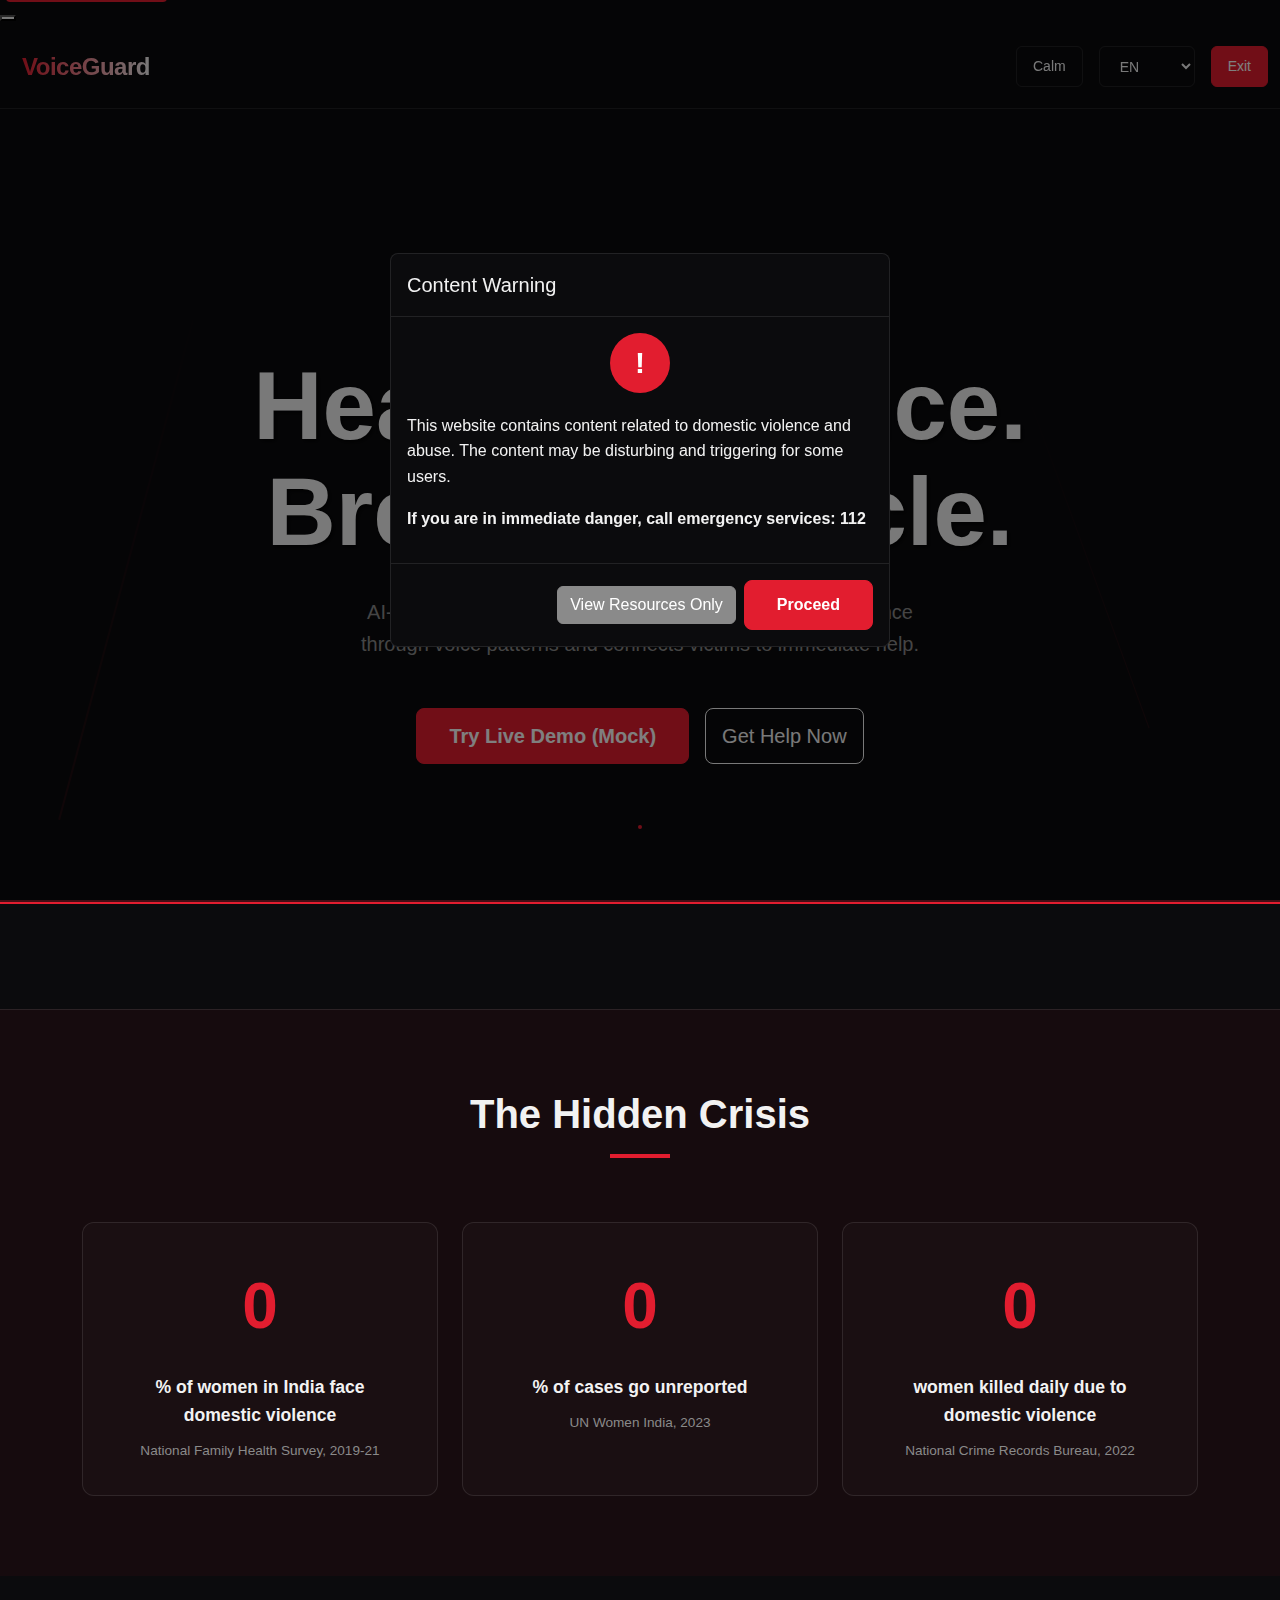
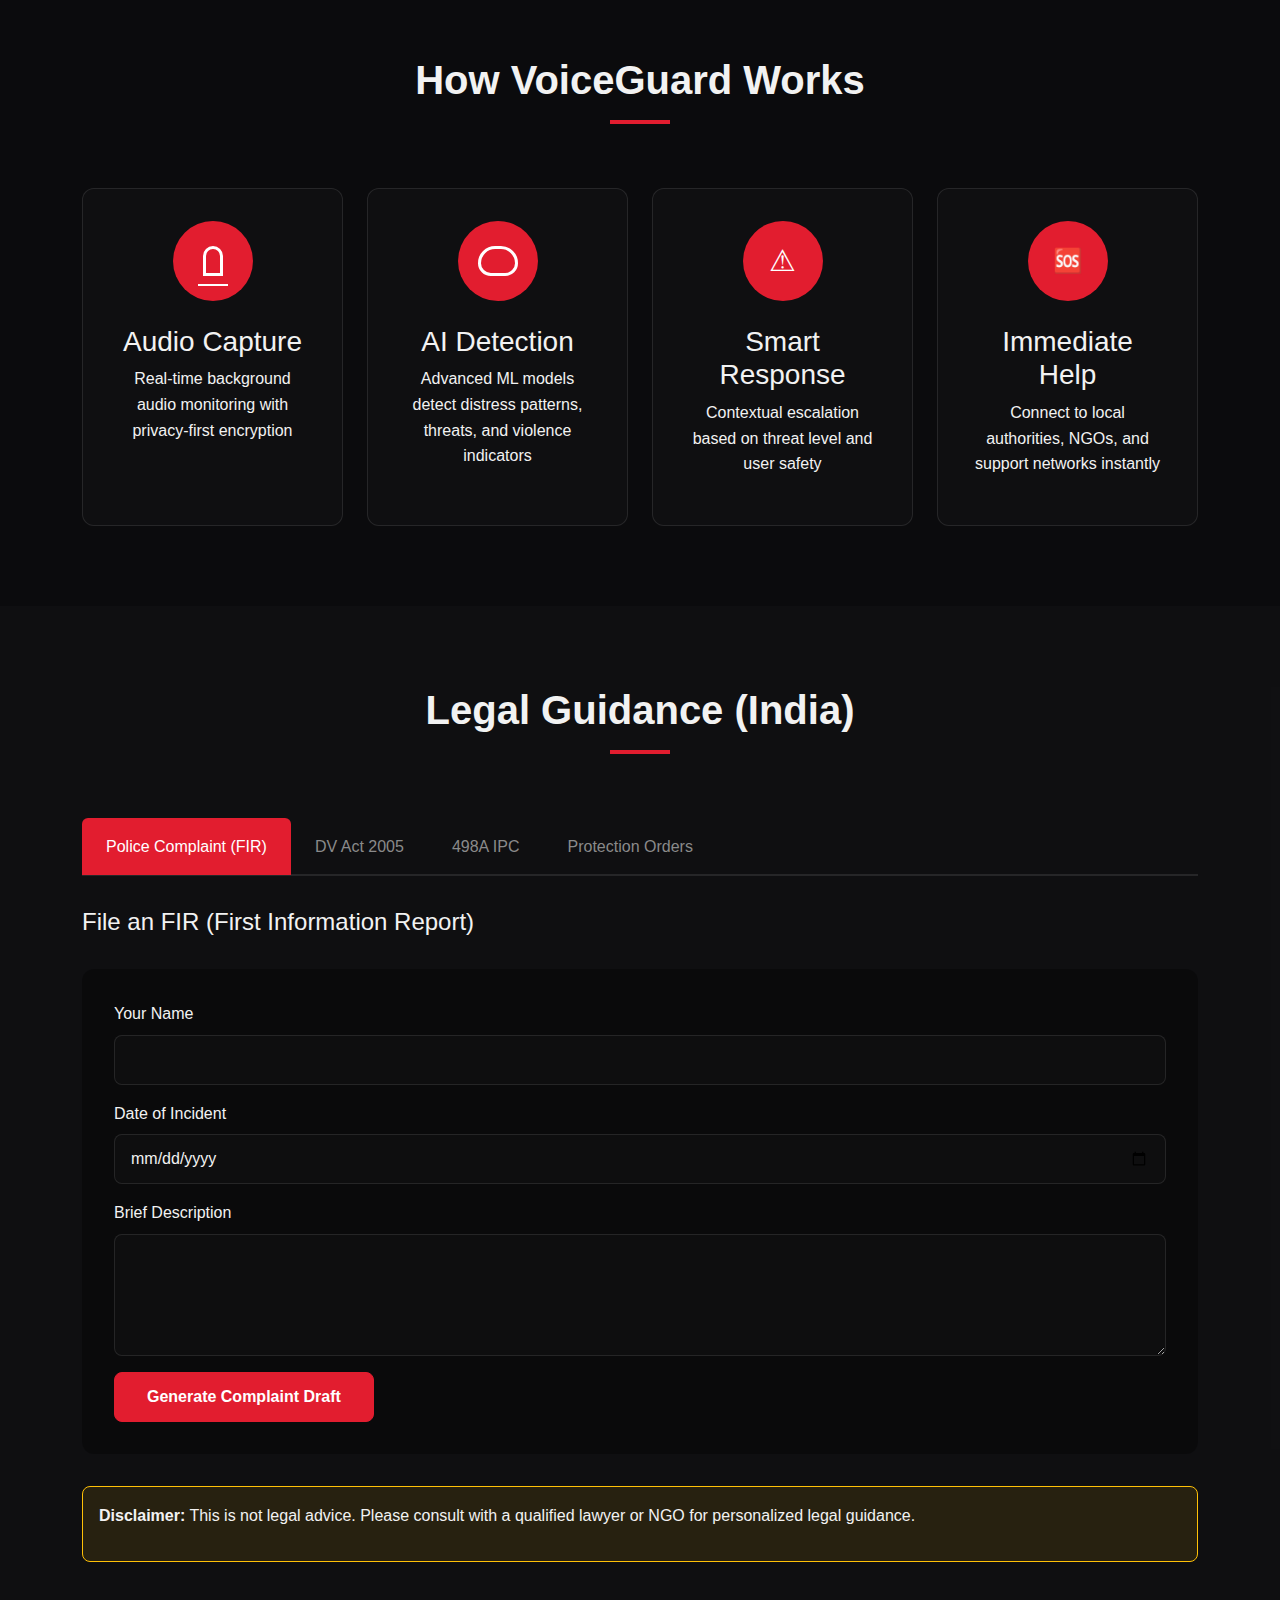
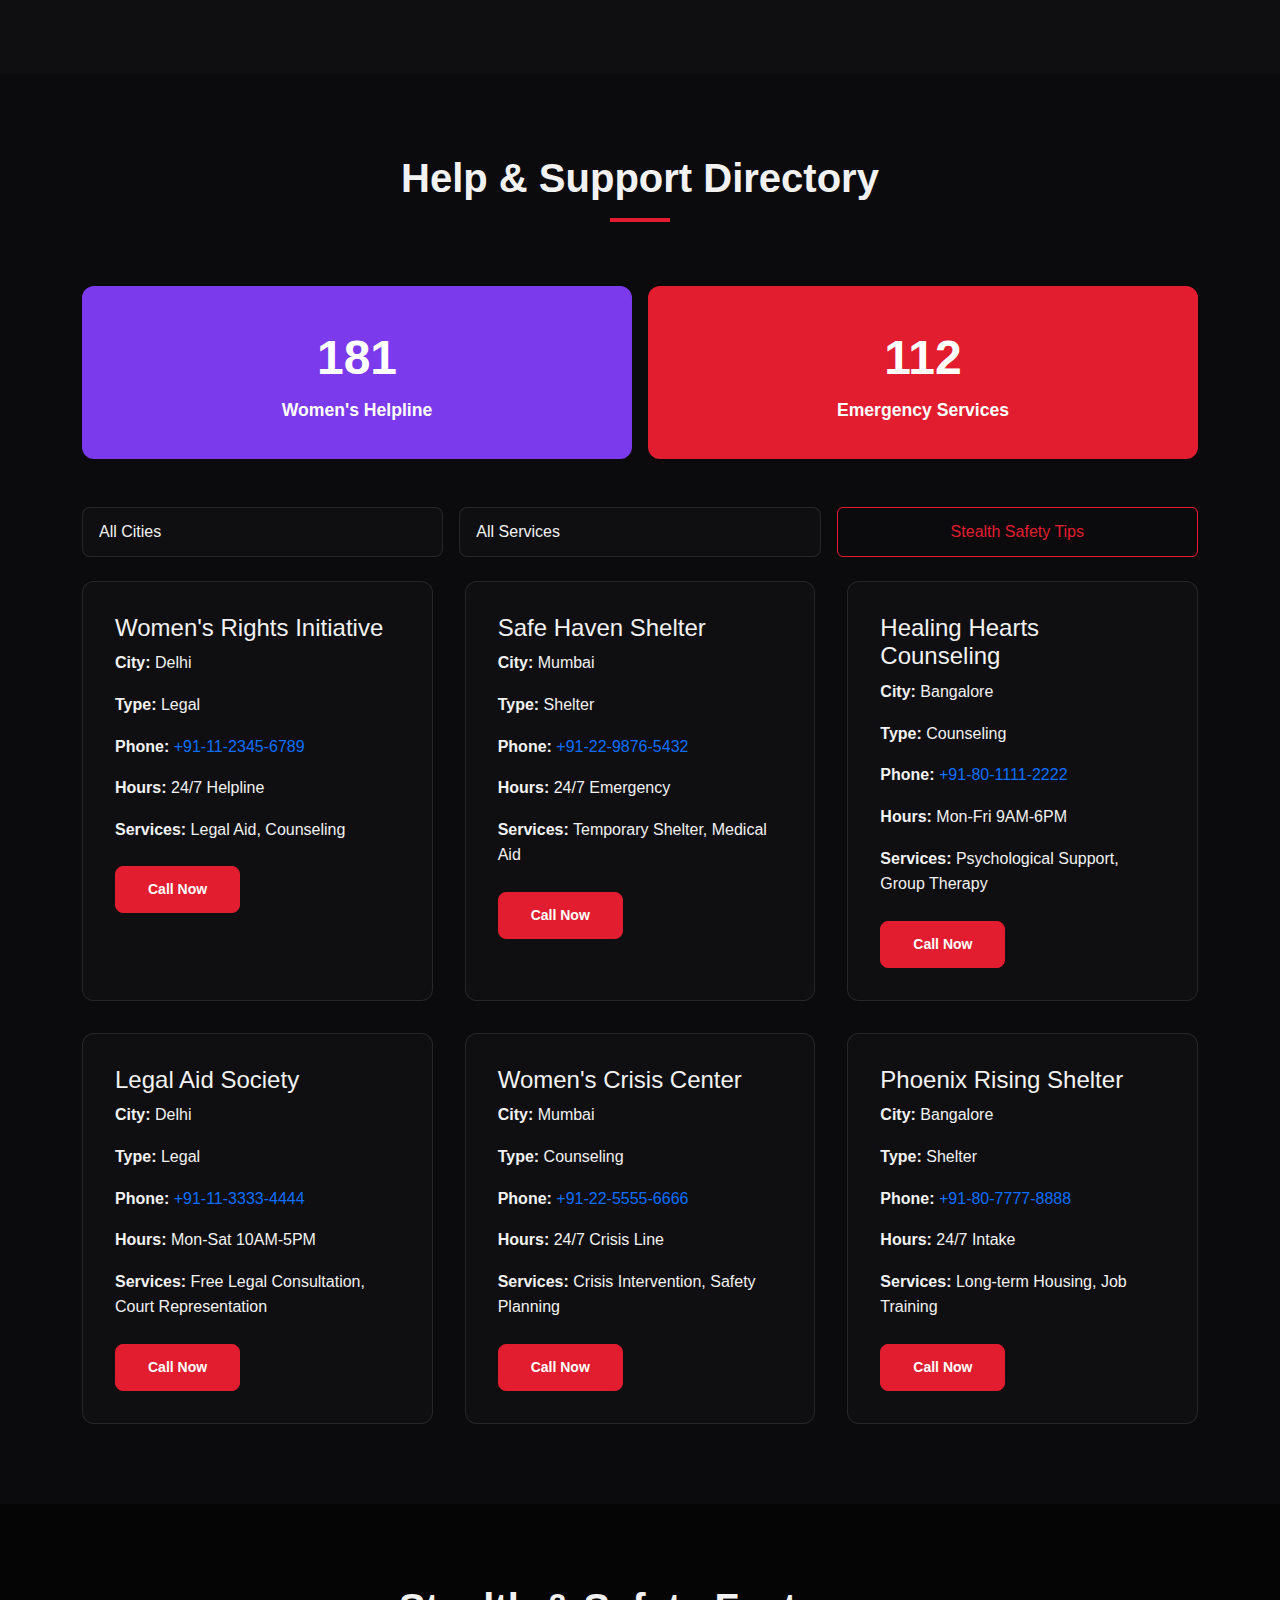
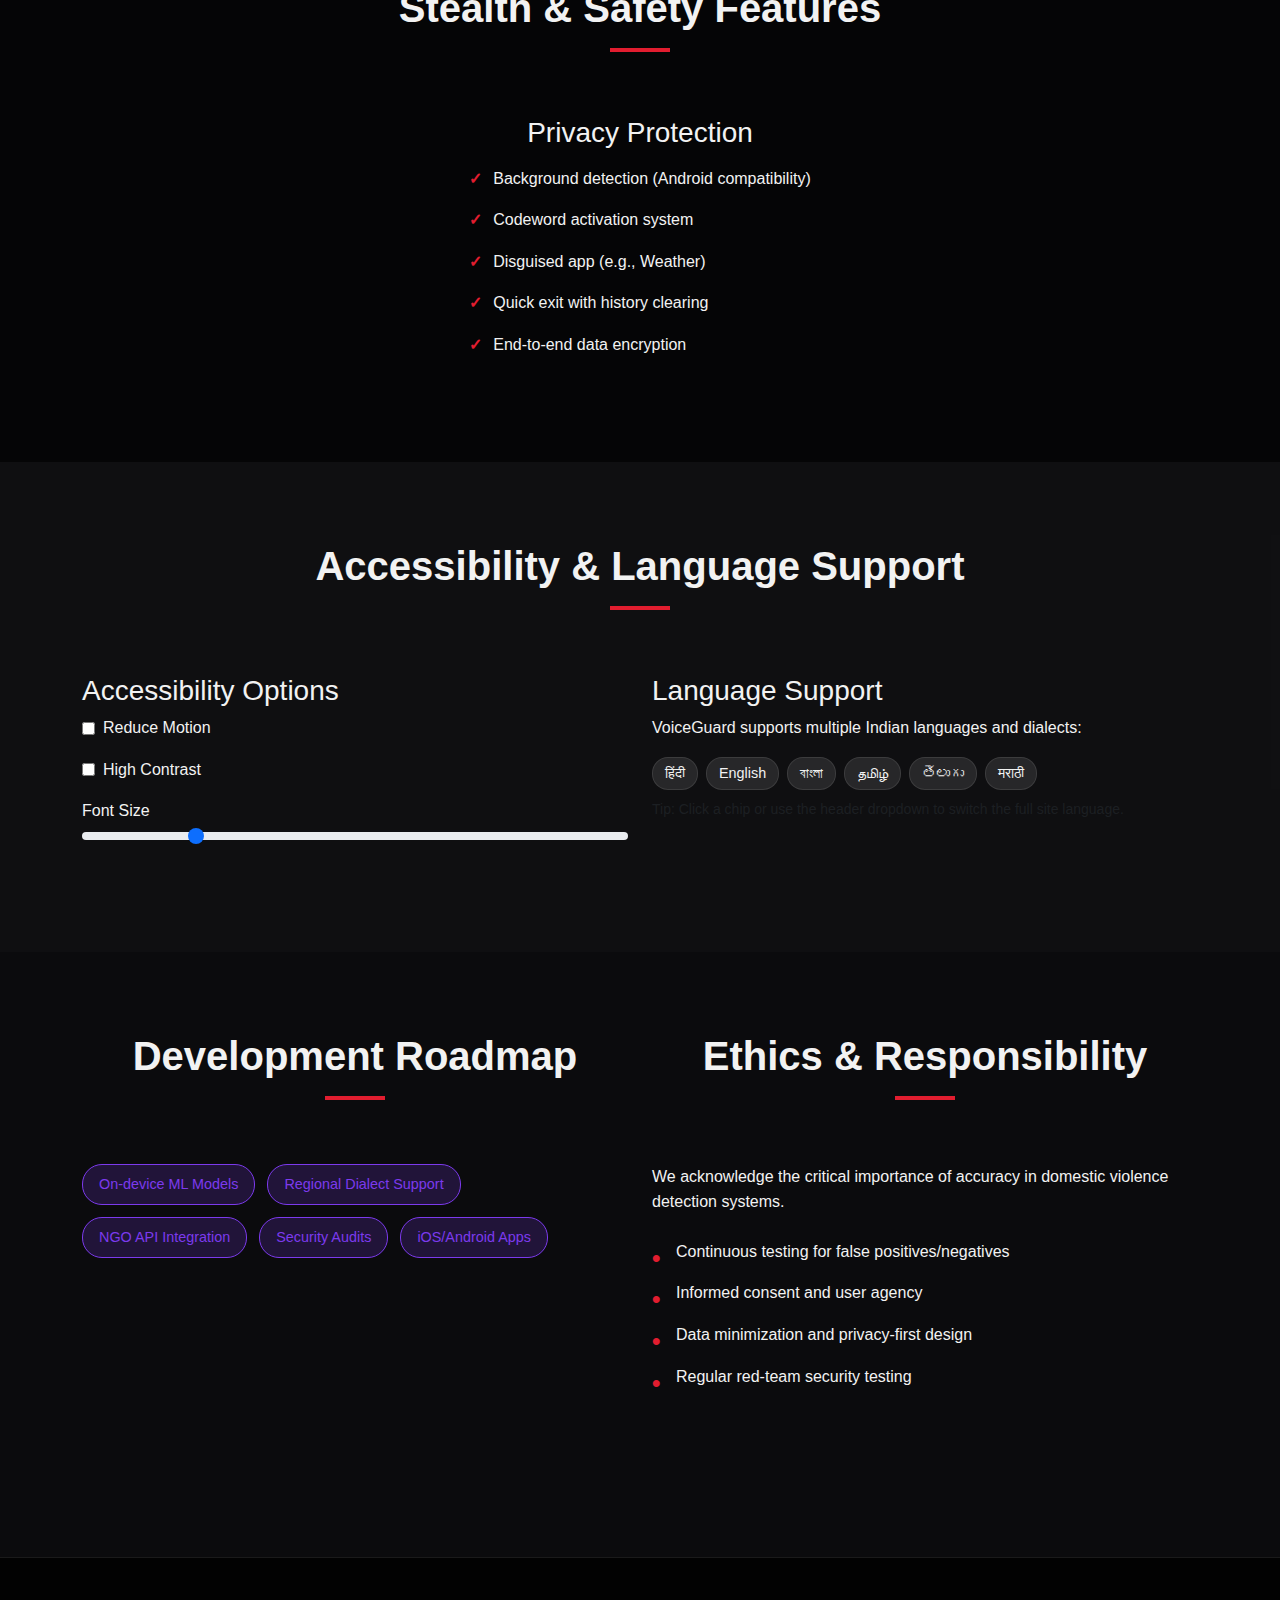
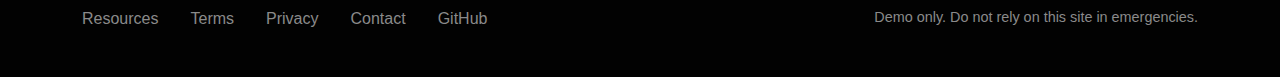
<file: frontend/index.html>
<!DOCTYPE html>
<html lang="en">
<head>
    <meta charset="UTF-8" />
    <meta name="viewport" content="width=device-width, initial-scale=1.0" />
    <title>VoiceGuard - AI-Powered Domestic Violence Detection</title>
    <meta name="description" content="VoiceGuard uses AI to detect domestic violence through audio analysis and provide immediate assistance" />
    <link href="https://cdn.jsdelivr.net/npm/bootstrap@5.3.0/dist/css/bootstrap.min.css" rel="stylesheet" />
    <link rel="stylesheet" href="styles.css" />
</head>
<body>
    <!-- Skip to content -->
    <a href="#main-content" class="skip-link">Skip to main content</a>

    <!-- Quick Exit Button (Hidden initially) -->
    <button id="quick-exit" class="quick-exit-btn" aria-label="Quick Exit - Press Escape" title="Quick Exit (Esc)">
        <span class="exit-icon"></span>
    </button>

    <!-- Header -->
    <header class="sticky-top">
        <nav class="navbar navbar-expand-lg" role="navigation">
            <div class="container-fluid">
                <!-- Logo -->
                <a class="navbar-brand" href="#" aria-label="VoiceGuard Home">
                    <svg class="logo-svg" viewBox="0 0 200 40" aria-hidden="true">
                        <defs>
                            <linearGradient id="logoGrad" x1="0%" y1="0%" x2="100%" y2="0%">
                                <stop offset="0%" style="stop-color:var(--accent);stop-opacity:1" />
                                <stop offset="100%" style="stop-color:var(--fg);stop-opacity:1" />
                            </linearGradient>
                        </defs>
                        <text x="10" y="28" class="logo-text" fill="url(#logoGrad)">VoiceGuard</text>
                    </svg>
                </a>

                <!-- Controls -->
                <div class="navbar-nav ms-auto d-flex flex-row gap-3">
                    <button id="mode-toggle" class="nav-btn" aria-label="Toggle between Impact and Calm mode">
                        <span id="mode-text">Calm</span>
                    </button>
                    <select id="language-select" class="nav-select" aria-label="Select language">
                        <option value="en">EN</option>
                        <option value="hi">हिं</option>
                        <option value="bn">বাংলা</option>
                        <option value="ta">தமிழ்</option>
                        <option value="te">తెలుగు</option>
                        <option value="mr">मराठी</option>
                    </select>
                    <button id="header-exit" class="nav-btn exit-btn" aria-label="Quick Exit">Exit</button>
                </div>
            </div>
        </nav>
    </header>

    <!-- Content Warning Modal -->
    <div id="content-warning-modal" class="modal fade" tabindex="-1" role="dialog" aria-labelledby="warning-title" aria-hidden="true">
        <div class="modal-dialog modal-dialog-centered" role="document">
            <div class="modal-content warning-modal">
                <div class="modal-header">
                    <h5 class="modal-title" id="warning-title" data-i18n="warning_title">Content Warning</h5>
                </div>
                <div class="modal-body">
                    <div class="warning-icon"></div>
                    <p data-i18n="warning_text">This website contains content related to domestic violence and abuse. The content may be disturbing and triggering for some users.</p>
                    <p><strong data-i18n="warning_emergency">If you are in immediate danger, call emergency services: 112</strong></p>
                </div>
                <div class="modal-footer">
                    <button type="button" class="btn btn-secondary" id="resources-only" data-i18n="resources_only">View Resources Only</button>
                    <button type="button" class="btn btn-primary" id="proceed-btn" data-i18n="proceed">Proceed</button>
                </div>
            </div>
        </div>
    </div>

    <main id="main-content">
        <!-- Hero Section -->
        <section id="hero" class="hero-section">
            <div class="container">
                <div class="row justify-content-center">
                    <div class="col-lg-10 text-center">
                        <h1 class="hero-title" data-i18n="hero_title">Hear the Silence. Break the Cycle.</h1>
                        <p class="hero-subtitle" data-i18n="hero_subtitle">AI-powered detection system that identifies domestic violence through voice patterns and connects victims to immediate help.</p>

                        <div class="hero-cta">
                            <button class="btn btn-primary btn-lg cta-demo" id="try-demo" data-i18n="try_demo">Try Live Demo (Mock)</button>
                            <button class="btn btn-outline-light btn-lg cta-help" data-i18n="get_help">Get Help Now</button>
                        </div>
                    </div>
                </div>
            </div>
            <div class="fracture-overlay"></div>
            <div class="heartbeat-glow"></div>
        </section>

        <!-- Problem & Stats -->
        <section id="problem" class="stats-section">
            <div class="container">
                <h2 class="section-title" data-i18n="stats_title">The Hidden Crisis</h2>
                <div class="row g-4">
                    <div class="col-md-4">
                        <div class="stat-card">
                            <div class="stat-number" data-count="31">0</div>
                            <p class="stat-label" data-i18n="stat1">% of women in India face domestic violence</p>
                            <small class="stat-source">National Family Health Survey, 2019-21</small>
                        </div>
                    </div>
                    <div class="col-md-4">
                        <div class="stat-card">
                            <div class="stat-number" data-count="86">0</div>
                            <p class="stat-label" data-i18n="stat2">% of cases go unreported</p>
                            <small class="stat-source">UN Women India, 2023</small>
                        </div>
                    </div>
                    <div class="col-md-4">
                        <div class="stat-card">
                            <div class="stat-number" data-count="19">0</div>
                            <p class="stat-label" data-i18n="stat3">women killed daily due to domestic violence</p>
                            <small class="stat-source">National Crime Records Bureau, 2022</small>
                        </div>
                    </div>
                </div>
            </div>
        </section>

        <!-- How It Works -->
        <section id="how" class="how-section">
            <div class="container">
                <h2 class="section-title" data-i18n="how_title">How VoiceGuard Works</h2>
                <div class="pipeline-container">
                    <div class="row g-4">
                        <div class="col-lg-3 col-md-6">
                            <div class="step-card">
                                <div class="step-icon mic-icon"></div>
                                <h3 data-i18n="step1_title">Audio Capture</h3>
                                <p data-i18n="step1_desc">Real-time background audio monitoring with privacy-first encryption</p>
                            </div>
                        </div>
                        <div class="col-lg-3 col-md-6">
                            <div class="step-card">
                                <div class="step-icon brain-icon"></div>
                                <h3 data-i18n="step2_title">AI Detection</h3>
                                <p data-i18n="step2_desc">Advanced ML models detect distress patterns, threats, and violence indicators</p>
                            </div>
                        </div>
                        <div class="col-lg-3 col-md-6">
                            <div class="step-card">
                                <div class="step-icon alert-icon"></div>
                                <h3 data-i18n="step3_title">Smart Response</h3>
                                <p data-i18n="step3_desc">Contextual escalation based on threat level and user safety</p>
                            </div>
                        </div>
                        <div class="col-lg-3 col-md-6">
                            <div class="step-card">
                                <div class="step-icon help-icon"></div>
                                <h3 data-i18n="step4_title">Immediate Help</h3>
                                <p data-i18n="step4_desc">Connect to local authorities, NGOs, and support networks instantly</p>
                            </div>
                        </div>
                    </div>

                </div>
            </div>
        </section>

        <!-- Legal Guidance -->
        <section id="legal" class="legal-section">
            <div class="container">
                <h2 class="section-title" data-i18n="legal_title">Legal Guidance (India)</h2>
                <div class="legal-tabs">
                    <ul class="nav nav-tabs" role="tablist">
                        <li class="nav-item" role="presentation">
                            <button class="nav-link active" data-bs-toggle="tab" data-bs-target="#fir-tab" role="tab" data-i18n="fir_tab">Police Complaint (FIR)</button>
                        </li>
                        <li class="nav-item" role="presentation">
                            <button class="nav-link" data-bs-toggle="tab" data-bs-target="#dv-act-tab" role="tab" data-i18n="dv_act_tab">DV Act 2005</button>
                        </li>
                        <li class="nav-item" role="presentation">
                            <button class="nav-link" data-bs-toggle="tab" data-bs-target="#ipc-tab" role="tab" data-i18n="ipc_tab">498A IPC</button>
                        </li>
                        <li class="nav-item" role="presentation">
                            <button class="nav-link" data-bs-toggle="tab" data-bs-target="#protection-tab" role="tab" data-i18n="protection_tab">Protection Orders</button>
                        </li>
                    </ul>
                    <div class="tab-content">
                        <div class="tab-pane fade show active" id="fir-tab" role="tabpanel">
                            <div class="legal-content">
                                <h4 data-i18n="fir_title">File an FIR (First Information Report)</h4>
                                <div class="complaint-generator">
                                    <form id="complaint-form">
                                        <div class="mb-3">
                                            <label for="complainant-name" class="form-label" data-i18n="name_label">Your Name</label>
                                            <input type="text" class="form-control" id="complainant-name" required />
                                        </div>
                                        <div class="mb-3">
                                            <label for="incident-date" class="form-label" data-i18n="date_label">Date of Incident</label>
                                            <input type="date" class="form-control" id="incident-date" required />
                                        </div>
                                        <div class="mb-3">
                                            <label for="incident-desc" class="form-label" data-i18n="description_label">Brief Description</label>
                                            <textarea class="form-control" id="incident-desc" rows="4" required></textarea>
                                        </div>
                                        <button type="submit" class="btn btn-primary" data-i18n="generate_complaint">Generate Complaint Draft</button>
                                    </form>
                                    <div id="generated-complaint" class="mt-4 d-none">
                                        <h5 data-i18n="complaint_draft">Complaint Draft</h5>
                                        <textarea id="complaint-text" class="form-control" rows="10" readonly></textarea>
                                        <button class="btn btn-secondary mt-2" id="copy-complaint" data-i18n="copy_text">Copy Text</button>
                                    </div>
                                </div>
                                <div class="legal-disclaimer">
                                    <p><strong data-i18n="legal_disclaimer">Disclaimer:</strong> <span data-i18n="disclaimer_text">This is not legal advice. Please consult with a qualified lawyer or NGO for personalized legal guidance.</span></p>
                                </div>
                            </div>
                        </div>
                        <div class="tab-pane fade" id="dv-act-tab" role="tabpanel">
                            <div class="legal-content">
                                <h4 data-i18n="dv_act_title">Domestic Violence Act, 2005</h4>
                                <p data-i18n="dv_act_desc">The Protection of Women from Domestic Violence Act, 2005 provides civil remedies for domestic violence survivors.</p>
                                <ul>
                                    <li data-i18n="dv_act_point1">Protection orders to prevent further violence</li>
                                    <li data-i18n="dv_act_point2">Residence orders for shared household rights</li>
                                    <li data-i18n="dv_act_point3">Monetary relief for maintenance and compensation</li>
                                    <li data-i18n="dv_act_point4">Custody orders for children</li>
                                </ul>
                            </div>
                        </div>
                        <div class="tab-pane fade" id="ipc-tab" role="tabpanel">
                            <div class="legal-content">
                                <h4 data-i18n="ipc_title">Section 498A IPC</h4>
                                <p data-i18n="ipc_desc">Cruelty by husband or relatives of husband - imprisonment up to 3 years and fine.</p>
                            </div>
                        </div>
                        <div class="tab-pane fade" id="protection-tab" role="tabpanel">
                            <div class="legal-content">
                                <h4 data-i18n="protection_title">Protection Orders</h4>
                                <p data-i18n="protection_desc">Court orders that legally require the abuser to stop the abusive behavior.</p>
                            </div>
                        </div>
                    </div>
                </div>
            </div>
        </section>

        <!-- NGO & Helplines -->
        <section id="ngos" class="ngos-section">
            <div class="container">
                <h2 class="section-title" data-i18n="ngos_title">Help & Support Directory</h2>

                <div class="emergency-numbers">
                    <div class="row g-3 mb-4">
                        <div class="col-md-6">
                            <a href="tel:181" class="emergency-btn women-helpline">
                                <span class="emergency-number">181</span>
                                <span class="emergency-label" data-i18n="womens_helpline">Women's Helpline</span>
                            </a>
                        </div>
                        <div class="col-md-6">
                            <a href="tel:112" class="emergency-btn emergency-services">
                                <span class="emergency-number">112</span>
                                <span class="emergency-label" data-i18n="emergency_services">Emergency Services</span>
                            </a>
                        </div>
                    </div>
                </div>

                <div class="filters-row">
                    <div class="row g-3 mb-4">
                        <div class="col-md-4">
                            <select class="form-select" id="city-filter" aria-label="Filter by city">
                                <option value="all" data-i18n="all_cities">All Cities</option>
                                <option value="delhi">Delhi</option>
                                <option value="mumbai">Mumbai</option>
                                <option value="bangalore">Bangalore</option>
                            </select>
                        </div>
                        <div class="col-md-4">
                            <select class="form-select" id="type-filter" aria-label="Filter by service type">
                                <option value="all" data-i18n="all_types">All Services</option>
                                <option value="legal" data-i18n="legal">Legal Aid</option>
                                <option value="shelter" data-i18n="shelter">Shelter</option>
                                <option value="counseling" data-i18n="counseling">Counseling</option>
                            </select>
                        </div>
                        <div class="col-md-4 d-grid">
                            <!-- Add HTML fallback so it works even if JS fails -->
                            <button class="btn btn-outline-primary" id="stealth-tips" data-i18n="stealth_tips"
                                data-bs-toggle="modal" data-bs-target="#stealth-modal">Stealth Safety Tips</button>
                        </div>
                    </div>
                </div>

                <div id="ngo-directory" class="ngo-grid">
                    <!-- NGO cards will be populated by JavaScript -->
                </div>

                <!-- Stealth Tips Modal -->
                <div id="stealth-modal" class="modal fade" tabindex="-1" aria-hidden="true">
                    <div class="modal-dialog">
                        <div class="modal-content">
                            <div class="modal-header">
                                <h5 class="modal-title" data-i18n="stealth_title">Stealth Safety Tips</h5>
                                <button type="button" class="btn-close" data-bs-dismiss="modal" aria-label="Close"></button>
                            </div>
                            <div class="modal-body">
                                <ul>
                                    <li data-i18n="stealth_tip1">Use incognito/private browsing mode</li>
                                    <li data-i18n="stealth_tip2">Clear browser history and call logs regularly</li>
                                    <li data-i18n="stealth_tip3">Use public computers when possible</li>
                                    <li data-i18n="stealth_tip4">Create code words with trusted friends</li>
                                </ul>
                            </div>
                        </div>
                    </div>
                </div>
            </div>
        </section>

        <!-- Stealth Features -->
        <section id="stealth" class="stealth-section">
            <div class="container">
                <h2 class="section-title" data-i18n="stealth_section_title">Stealth & Safety Features</h2>
                <div class="row g-4 justify-content-center">
                    <div class="col-lg-8">
                        <div class="stealth-features">
                            <h3 data-i18n="stealth_features_title">Privacy Protection</h3>
                            <ul class="feature-list">
                                <li data-i18n="feature1">Background detection (Android compatibility)</li>
                                <li data-i18n="feature2">Codeword activation system</li>
                                <li data-i18n="feature3">Disguised app (Weather)</li>
                                <li data-i18n="feature4">Quick exit with history clearing</li>
                                <li data-i18n="feature5">End-to-end data encryption</li>
                            </ul>
                        </div>
                    </div>
                </div>
            </div>
        </section>

        <!-- Multilingual & Accessibility -->
        <section id="i18n" class="accessibility-section">
            <div class="container">
                <h2 class="section-title" data-i18n="accessibility_title">Accessibility & Language Support</h2>
                <div class="row g-4">
                    <div class="col-md-6">
                        <div class="accessibility-controls">
                            <h3 data-i18n="accessibility_controls_title">Accessibility Options</h3>
                            <div class="control-group">
                                <label class="control-label">
                                    <input type="checkbox" id="reduced-motion" />
                                    <span data-i18n="reduced_motion">Reduce Motion</span>
                                </label>
                            </div>
                            <div class="control-group">
                                <label class="control-label">
                                    <input type="checkbox" id="high-contrast" />
                                    <span data-i18n="high_contrast">High Contrast</span>
                                </label>
                            </div>
                            <div class="control-group">
                                <label class="control-label" for="font-size">
                                    <span data-i18n="font_size">Font Size</span>
                                </label>
                                <input type="range" id="font-size" min="14" max="24" value="16" class="form-range" />
                            </div>
                        </div>
                    </div>
                    <div class="col-md-6">
                        <div class="language-support">
                            <h3 data-i18n="language_support_title">Language Support</h3>
                            <p data-i18n="language_desc">VoiceGuard supports multiple Indian languages and dialects:</p>
                            <div class="language-grid">
                                <button class="lang-tag" data-lang="hi" type="button" role="button" tabindex="0">हिंदी</button>
                                <button class="lang-tag" data-lang="en" type="button" role="button" tabindex="0">English</button>
                                <button class="lang-tag" data-lang="bn" type="button" role="button" tabindex="0">বাংলা</button>
                                <button class="lang-tag" data-lang="ta" type="button" role="button" tabindex="0">தமிழ்</button>
                                <button class="lang-tag" data-lang="te" type="button" role="button" tabindex="0">తెలుగు</button>
                                <button class="lang-tag" data-lang="mr" type="button" role="button" tabindex="0">मराठी</button>
                            </div>
                            <small class="text-muted d-block mt-2">Tip: Click a chip or use the header dropdown to switch the full site language.</small>
                        </div>
                    </div>
                </div>
            </div>
        </section>

        <!-- Roadmap & Ethics -->
        <section id="ethics" class="ethics-section">
            <div class="container">
                <div class="row">
                    <div class="col-lg-6">
                        <h2 class="section-title" data-i18n="roadmap_title">Development Roadmap</h2>
                        <div class="roadmap-chips">
                            <span class="roadmap-chip" data-i18n="roadmap1">On-device ML Models</span>
                            <span class="roadmap-chip" data-i18n="roadmap2">Regional Dialect Support</span>
                            <span class="roadmap-chip" data-i18n="roadmap3">NGO API Integration</span>
                            <span class="roadmap-chip" data-i18n="roadmap4">Security Audits</span>
                            <span class="roadmap-chip" data-i18n="roadmap5">iOS/Android Apps</span>
                        </div>
                    </div>
                    <div class="col-lg-6">
                        <h2 class="section-title" data-i18n="ethics_title">Ethics & Responsibility</h2>
                        <div class="ethics-content">
                            <p data-i18n="ethics_desc">We acknowledge the critical importance of accuracy in domestic violence detection systems.</p>
                            <ul class="ethics-list">
                                <li data-i18n="ethics1">Continuous testing for false positives/negatives</li>
                                <li data-i18n="ethics2">Informed consent and user agency</li>
                                <li data-i18n="ethics3">Data minimization and privacy-first design</li>
                                <li data-i18n="ethics4">Regular red-team security testing</li>
                            </ul>
                        </div>
                    </div>
                </div>
            </div>
        </section>
    </main>

    <!-- Footer -->
    <footer class="site-footer">
        <div class="container">
            <div class="row">
                <div class="col-lg-8">
                    <nav class="footer-nav" aria-label="Footer navigation">
                        <a href="#ngos" data-i18n="footer_resources">Resources</a>
                        <a href="#" data-i18n="footer_terms">Terms</a>
                        <a href="#" data-i18n="footer_privacy">Privacy</a>
                        <a href="mailto:help@voiceguard.org" data-i18n="footer_contact">Contact</a>
                        <a href="#" data-i18n="footer_github">GitHub</a>
                    </nav>
                </div>
                <div class="col-lg-4 text-end">
                    <p class="footer-disclaimer" data-i18n="footer_disclaimer">Demo only. Do not rely on this site in emergencies.</p>
                </div>
            </div>
        </div>
    </footer>

    <!-- Bootstrap JS -->
    <script src="https://cdn.jsdelivr.net/npm/bootstrap@5.3.0/dist/js/bootstrap.bundle.min.js"></script>
    <script src="app.js"></script>
</body>
</html>
</file>
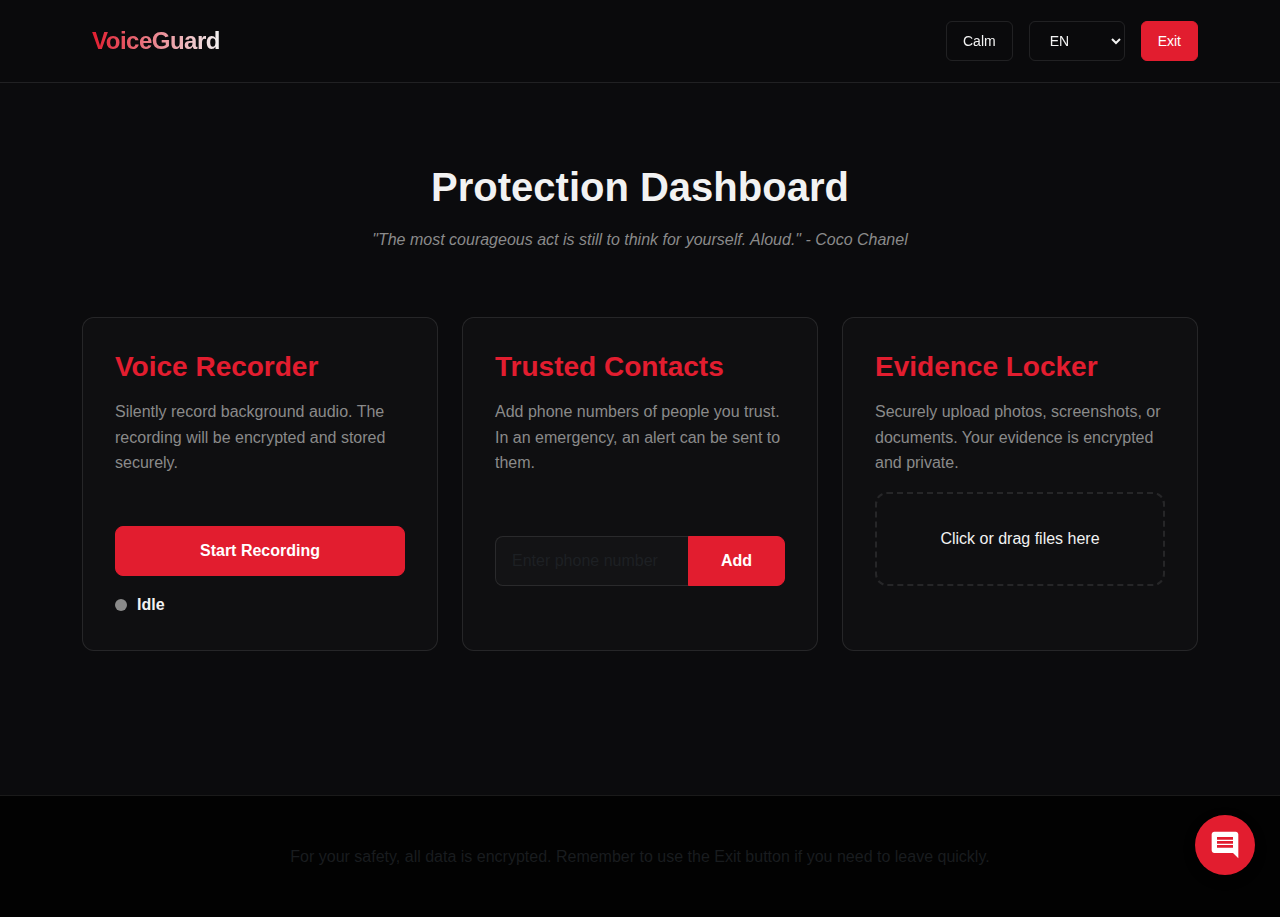
<file: frontend/demo.html>
<!DOCTYPE html>
<html lang="en">
<head>
    <meta charset="UTF-8" />
    <meta name="viewport" content="width=device-width, initial-scale=1.0" />
    <title>VoiceGuard - Live Protection Dashboard</title>
    <meta name="description" content="VoiceGuard's live dashboard for managing safety features like voice recording, trusted contacts, and evidence uploading." />
    <!-- Bootstrap CSS -->
    <link href="https://cdn.jsdelivr.net/npm/bootstrap@5.3.0/dist/css/bootstrap.min.css" rel="stylesheet" />
    <!-- Embedded CSS -->
    <style>
        /* CSS Variables */
        :root {
            --bg: #0b0b0d;
            --fg: #f2f2f2;
            --accent: #e21d2f;
            --muted: #8a8a8a;
            --border: rgba(242, 242, 242, 0.1);
            --card-bg: rgba(255, 255, 255, 0.02);
            --shadow: 0 4px 20px rgba(226, 29, 47, 0.3);
            --transition: all 0.3s cubic-bezier(0.4, 0, 0.2, 1);
        }

        /* Calm Mode Variables */
        [data-mode="calm"] {
            --bg: #101217;
            --fg: #eef2f7;
            --accent: #7c3aed;
            --muted: #9aa5b1;
            --border: rgba(238, 242, 247, 0.1);
            --card-bg: rgba(255, 255, 255, 0.03);
            --shadow: 0 4px 20px rgba(124, 58, 237, 0.2);
        }

        /* Base Styles */
        body {
            background-color: var(--bg);
            color: var(--fg);
            font-family: -apple-system, BlinkMacSystemFont, 'Segoe UI', Roboto, sans-serif;
            line-height: 1.6;
            margin: 0;
            transition: var(--transition);
        }

        /* Header */
        header {
            background: rgba(11, 11, 13, 0.95);
            backdrop-filter: blur(10px);
            border-bottom: 1px solid var(--border);
            z-index: 1000;
        }

        [data-mode="calm"] header {
            background: rgba(16, 18, 23, 0.95);
        }

        .navbar {
            padding: 1rem 0;
        }

        .logo-svg {
            height: 40px;
            width: 200px;
        }

        .logo-text {
            font-size: 24px;
            font-weight: bold;
            letter-spacing: -0.5px;
        }

        .nav-btn, .nav-select {
            background: transparent;
            border: 1px solid var(--border);
            color: var(--fg);
            padding: 8px 16px;
            border-radius: 6px;
            cursor: pointer;
            transition: var(--transition);
            font-size: 14px;
        }

        .nav-btn:hover, .nav-select:hover {
            background: var(--accent);
            color: white;
            border-color: var(--accent);
        }
        
        .nav-select option {
            background: var(--bg);
            color: var(--fg);
        }

        .exit-btn {
            background: var(--accent) !important;
            color: white !important;
            border-color: var(--accent) !important;
        }

        /* Main Content */
        main {
            padding: 80px 0;
        }

        .section-title {
            font-size: 2.5rem;
            font-weight: 800;
            text-align: center;
            margin-bottom: 1rem;
        }

        .empowering-quote {
            text-align: center;
            color: var(--muted);
            font-style: italic;
            margin-bottom: 4rem;
            max-width: 600px;
            margin-left: auto;
            margin-right: auto;
        }

        .feature-card {
            background: var(--card-bg);
            border: 1px solid var(--border);
            border-radius: 12px;
            padding: 2rem;
            transition: var(--transition);
            height: 100%;
            display: flex;
            flex-direction: column;
        }

        .feature-card:hover {
            transform: translateY(-5px);
            border-color: var(--accent);
            box-shadow: var(--shadow);
        }

        .feature-card h3 {
            font-weight: 700;
            margin-bottom: 1rem;
            color: var(--accent);
        }

        .feature-card p {
            color: var(--muted);
            flex-grow: 1;
        }

        /* Voice Recorder */
        .recorder-status {
            display: flex;
            align-items: center;
            gap: 10px;
            margin-top: 1rem;
            font-weight: bold;
        }

        .status-dot {
            width: 12px;
            height: 12px;
            border-radius: 50%;
            background-color: var(--muted);
            transition: var(--transition);
        }

        .status-dot.recording {
            background-color: var(--accent);
            animation: pulse 1.5s infinite;
        }

        @keyframes pulse {
            0% { box-shadow: 0 0 0 0 rgba(226, 29, 47, 0.7); }
            70% { box-shadow: 0 0 0 10px rgba(226, 29, 47, 0); }
            100% { box-shadow: 0 0 0 0 rgba(226, 29, 47, 0); }
        }

        [data-mode="calm"] .status-dot.recording {
            animation-name: pulse-calm;
        }

        @keyframes pulse-calm {
            0% { box-shadow: 0 0 0 0 rgba(124, 58, 237, 0.7); }
            70% { box-shadow: 0 0 0 10px rgba(124, 58, 237, 0); }
            100% { box-shadow: 0 0 0 0 rgba(124, 58, 237, 0); }
        }

        /* Trusted Contacts */
        .contact-list {
            list-style: none;
            padding: 0;
            margin-top: 1rem;
        }

        .contact-item {
            background: rgba(0,0,0,0.2);
            padding: 0.5rem 1rem;
            border-radius: 6px;
            margin-bottom: 0.5rem;
            display: flex;
            justify-content: space-between;
            align-items: center;
        }

        .remove-contact-btn {
            background: none;
            border: none;
            color: var(--muted);
            cursor: pointer;
        }
        .remove-contact-btn:hover {
            color: var(--accent);
        }

        /* Evidence Locker */
        .upload-area {
            border: 2px dashed var(--border);
            border-radius: 12px;
            padding: 2rem;
            text-align: center;
            cursor: pointer;
            transition: var(--transition);
        }
        .upload-area:hover {
            border-color: var(--accent);
            background-color: rgba(255,255,255,0.05);
        }
        .file-list {
            list-style: none;
            padding: 0;
            margin-top: 1rem;
            text-align: left;
        }
        .file-item {
            background: rgba(0,0,0,0.2);
            padding: 0.5rem 1rem;
            border-radius: 6px;
            margin-bottom: 0.5rem;
            display: flex;
            justify-content: space-between;
            align-items: center;
            font-size: 0.9rem;
        }
        .remove-file-btn {
            background: none;
            border: none;
            color: var(--muted);
            cursor: pointer;
        }
        .remove-file-btn:hover {
            color: var(--accent);
        }

        /* General Form & Button Styles */
        .form-control {
            background: rgba(255, 255, 255, 0.02);
            border: 1px solid var(--border);
            color: var(--fg);
            padding: 0.75rem 1rem;
            border-radius: 8px;
            transition: var(--transition);
        }

        .form-control:focus {
            background: rgba(255, 255, 255, 0.05);
            border-color: var(--accent);
            box-shadow: 0 0 0 0.2rem rgba(226, 29, 47, 0.25);
            color: var(--fg);
        }

        .btn-primary {
            background: var(--accent);
            border-color: var(--accent);
            color: white;
            font-weight: 600;
            padding: 0.75rem 2rem;
            border-radius: 8px;
            transition: var(--transition);
        }

        .btn-primary:hover {
            filter: brightness(1.2);
            transform: translateY(-2px);
        }

        /* Footer */
        .site-footer {
            background: rgba(0, 0, 0, 0.8);
            border-top: 1px solid var(--border);
            padding: 3rem 0 2rem;
            margin-top: 4rem;
        }

        /* Chatbot Styles */
        .chatbot {
            position: fixed;
            bottom: 25px;
            right: 25px;
            z-index: 1050;
        }

        .chatbot-icon {
            width: 60px;
            height: 60px;
            background-color: var(--accent);
            border-radius: 50%;
            display: flex;
            justify-content: center;
            align-items: center;
            cursor: pointer;
            box-shadow: 0 4px 12px rgba(0, 0, 0, 0.3);
            transition: transform 0.2s ease-in-out;
        }

        .chatbot-icon:hover {
            transform: scale(1.1);
        }

        .chatbot-icon svg {
            width: 32px;
            height: 32px;
        }

        .chatbot-window {
            position: absolute;
            bottom: 80px;
            right: 0;
            width: 350px;
            max-width: 90vw;
            background-color: var(--bg);
            border: 1px solid var(--border);
            border-radius: 12px;
            box-shadow: 0 8px 24px rgba(0, 0, 0, 0.4);
            display: flex;
            flex-direction: column;
            overflow: hidden;
            opacity: 0;
            transform: translateY(20px);
            visibility: hidden;
            transition: opacity 0.3s ease, transform 0.3s ease, visibility 0.3s;
        }

        .chatbot-window.open {
            opacity: 1;
            transform: translateY(0);
            visibility: visible;
        }

        .chatbot-header {
            background-color: var(--accent);
            color: white;
            padding: 1rem;
            display: flex;
            justify-content: space-between;
            align-items: center;
        }

        .chatbot-title {
            font-weight: bold;
        }

        .chatbot-close {
            background: none;
            border: none;
            color: white;
            font-size: 1.5rem;
            line-height: 1;
            cursor: pointer;
            opacity: 0.8;
            padding: 0;
        }

        .chatbot-close:hover {
            opacity: 1;
        }

        .chatbot-body {
            padding: 1rem;
            height: 300px;
            overflow-y: auto;
            display: flex;
            flex-direction: column;
        }

        .chatbot-message {
            padding: 0.5rem 1rem;
            border-radius: 18px;
            margin-bottom: 0.5rem;
            max-width: 80%;
            line-height: 1.4;
            font-size: 0.9rem;
        }

        .chatbot-message.bot {
            background-color: rgba(255, 255, 255, 0.05);
            border-bottom-left-radius: 4px;
            align-self: flex-start;
        }

        .chatbot-footer {
            display: flex;
            padding: 0.5rem;
            border-top: 1px solid var(--border);
            background-color: rgba(0,0,0,0.2);
        }

        #chatbot-input {
            flex-grow: 1;
            border: none;
            background: transparent;
            color: var(--fg);
            padding: 0.5rem;
        }

        #chatbot-input:focus {
            outline: none;
        }

        #chatbot-send {
            background: var(--accent);
            border: none;
            color: white;
            padding: 0.5rem 1rem;
            border-radius: 6px;
            cursor: pointer;
            display: flex;
            align-items: center;
            justify-content: center;
        }

        #chatbot-send:hover {
            filter: brightness(1.2);
        }
    </style>
</head>
<body>
    <!-- Header -->
    <header class="sticky-top">
        <nav class="navbar navbar-expand-lg" role="navigation">
            <div class="container">
                <!-- Logo -->
                <a class="navbar-brand" href="index.html" aria-label="VoiceGuard Home">
                    <svg class="logo-svg" viewBox="0 0 200 40" aria-hidden="true">
                        <defs>
                            <linearGradient id="logoGrad" x1="0%" y1="0%" x2="100%" y2="0%">
                                <stop offset="0%" style="stop-color:var(--accent);stop-opacity:1" />
                                <stop offset="100%" style="stop-color:var(--fg);stop-opacity:1" />
                            </linearGradient>
                        </defs>
                        <text x="10" y="28" class="logo-text" fill="url(#logoGrad)">VoiceGuard</text>
                    </svg>
                </a>

                <!-- Controls -->
                <div class="navbar-nav ms-auto d-flex flex-row gap-3">
                    <button id="mode-toggle" class="nav-btn" aria-label="Toggle between Impact and Calm mode">
                        <span id="mode-text">Calm</span>
                    </button>
                    <select id="language-select" class="nav-select" aria-label="Select language">
                        <option value="en">EN</option>
                        <option value="hi">हिं</option>
                        <option value="bn">বাংলা</option>
                        <option value="ta">தமிழ்</option>
                        <option value="te">తెలుగు</option>
                        <option value="mr">मराठी</option>
                    </select>
                    <button id="header-exit" class="nav-btn exit-btn" aria-label="Quick Exit" data-i18n="exit_button">Exit</button>
                </div>
            </div>
        </nav>
    </header>

    <main id="main-content">
        <div class="container">
            <h1 class="section-title" data-i18n="page_title">Protection Dashboard</h1>
            <p class="empowering-quote" data-i18n="page_quote">"The most courageous act is still to think for yourself. Aloud." - Coco Chanel</p>

            <div class="row g-4">
                <!-- Voice Recorder -->
                <div class="col-lg-4 col-md-6">
                    <div class="feature-card">
                        <h3 data-i18n="recorder_title">Voice Recorder</h3>
                        <p data-i18n="recorder_desc">Silently record background audio. The recording will be encrypted and stored securely.</p>
                        <button id="record-btn" class="btn btn-primary w-100" data-i18n="recorder_start">Start Recording</button>
                        <div class="recorder-status">
                            <div id="status-dot" class="status-dot"></div>
                            <span id="status-text" data-i18n="recorder_idle">Idle</span>
                        </div>
                    </div>
                </div>

                <!-- Trusted Contacts -->
                <div class="col-lg-4 col-md-6">
                    <div class="feature-card">
                        <h3 data-i18n="contacts_title">Trusted Contacts</h3>
                        <p data-i18n="contacts_desc">Add phone numbers of people you trust. In an emergency, an alert can be sent to them.</p>
                        <div class="input-group">
                            <input type="tel" id="contact-input" class="form-control" placeholder="Enter phone number" data-i18n-placeholder="contacts_placeholder">
                            <button id="add-contact-btn" class="btn btn-primary" data-i18n="contacts_add">Add</button>
                        </div>
                        <ul id="contact-list" class="contact-list"></ul>
                    </div>
                </div>

                <!-- Evidence Locker -->
                <div class="col-lg-4 col-md-12">
                    <div class="feature-card">
                        <h3 data-i18n="evidence_title">Evidence Locker</h3>
                        <p data-i18n="evidence_desc">Securely upload photos, screenshots, or documents. Your evidence is encrypted and private.</p>
                        <div id="upload-area" class="upload-area">
                            <span data-i18n="evidence_upload_prompt">Click or drag files here</span>
                        </div>
                        <input type="file" id="file-input" multiple hidden>
                        <ul id="file-list" class="file-list"></ul>
                    </div>
                </div>
            </div>
        </div>
    </main>

    <footer class="site-footer">
        <div class="container text-center">
            <p class="text-muted" data-i18n="footer_disclaimer">For your safety, all data is encrypted. Remember to use the Exit button if you need to leave quickly.</p>
        </div>
    </footer>

    <!-- Asha Chatbot -->
    <div id="asha-chatbot" class="chatbot">
        <div class="chatbot-window" id="chatbot-window">
            <div class="chatbot-header">
                <span class="chatbot-title" data-i18n="chatbot_title">Asha</span>
                <button class="chatbot-close" id="chatbot-close" aria-label="Close chat">&times;</button>
            </div>
            <div class="chatbot-body" id="chatbot-body">
                <div class="chatbot-message bot" data-i18n="chatbot_greeting">Hello! I'm Asha, your support assistant. How can I help you today?</div>
            </div>
            <div class="chatbot-footer">
                <input type="text" id="chatbot-input" data-i18n-placeholder="chatbot_placeholder" placeholder="Type a message...">
                <button id="chatbot-send" aria-label="Send message">
                    <svg fill="white" xmlns="http://www.w3.org/2000/svg" width="16" height="16" viewBox="0 0 16 16">
                        <path d="M15.854.146a.5.5 0 0 1 .11.54l-5.819 14.547a.75.75 0 0 1-1.329.124l-3.178-4.995L.643 7.184a.75.75 0 0 1 .124-1.33L15.314.037a.5.5 0 0 1 .54.11ZM6.636 10.07l2.761 4.338L14.13 2.576 6.636 10.07Zm6.787-8.201L1.591 6.602l4.339 2.76 7.494-7.493Z"/>
                    </svg>
                </button>
            </div>
        </div>
        <div class="chatbot-icon" id="chatbot-icon" role="button" aria-label="Open support chat">
            <svg xmlns="http://www.w3.org/2000/svg" viewBox="0 0 24 24" fill="white">
                <path d="M21.99 4c0-1.1-.89-2-1.99-2H4c-1.1 0-2 .9-2 2v12c0 1.1.9 2 2 2h14l4 4-.01-18zM18 14H6v-2h12v2zm0-3H6V9h12v2zm0-3H6V6h12v2z"/>
            </svg>
        </div>
    </div>

    <!-- Bootstrap JS -->
    <script src="https://cdn.jsdelivr.net/npm/bootstrap@5.3.0/dist/js/bootstrap.bundle.min.js"></script>
    <!-- Embedded JavaScript -->
    <script>
        // --- !! CRITICAL SAFETY FEATURE !! ---
        // This code block is a failsafe to prevent the browser's "back" button
        // from re-opening this page after a user has exited. It checks if the
        // page is being loaded from the browser's cache (bfcache).
        window.addEventListener('pageshow', function(event) {
            if (event.persisted) {
                // If 'persisted' is true, the user is likely using the back button.
                // Immediately blank the page and redirect to a safe, neutral site.
                document.body.innerHTML = '';
                window.location.replace('https://weather.com');
            }
        });

        class VoiceGuardDemoApp {
            constructor() {
                this.currentMode = localStorage.getItem('voiceguard-mode') || 'impact';
                this.currentLang = localStorage.getItem('voiceguard-lang') || 'en';
                this.isRecording = false;
                this.trustedContacts = JSON.parse(localStorage.getItem('voiceguard-contacts')) || [];
                this.uploadedFiles = [];

                this.initializeApp();
                this.setupEventListeners();
            }

            // --- I18N (Internationalization) ---
            i18n = {
                en: {
                    exit_button: "Exit",
                    page_title: "Protection Dashboard",
                    page_quote: "\"The most courageous act is still to think for yourself. Aloud.\" - Coco Chanel",
                    recorder_title: "Voice Recorder",
                    recorder_desc: "Silently record background audio. The recording will be encrypted and stored securely.",
                    recorder_start: "Start Recording",
                    recorder_stop: "Stop Recording",
                    recorder_idle: "Idle",
                    recorder_recording: "Recording...",
                    contacts_title: "Trusted Contacts",
                    contacts_desc: "Add phone numbers of people you trust. In an emergency, an alert can be sent to them.",
                    contacts_placeholder: "Enter phone number",
                    contacts_add: "Add",
                    evidence_title: "Evidence Locker",
                    evidence_desc: "Securely upload photos, screenshots, or documents. Your evidence is encrypted and private.",
                    evidence_upload_prompt: "Click or drag files here",
                    footer_disclaimer: "For your safety, all data is encrypted. Remember to use the Exit button if you need to leave quickly.",
                    chatbot_title: "Asha",
                    chatbot_greeting: "Hello! I'm Asha, your support assistant. How can I help you today?",
                    chatbot_placeholder: "Type a message..."
                },
                hi: {
                    exit_button: "बाहर निकलें",
                    page_title: "सुरक्षा डैशबोर्ड",
                    page_quote: "\"सबसे साहसी कार्य अभी भी अपने लिए सोचना है। ज़ोर से।\" - कोको शनैल",
                    recorder_title: "वॉयस रिकॉर्डर",
                    recorder_desc: "चुपचाप पृष्ठभूमि ऑडियो रिकॉर्ड करें। रिकॉर्डिंग एन्क्रिप्ट की जाएगी और सुरक्षित रूप से संग्रहीत की जाएगी।",
                    recorder_start: "रिकॉर्डिंग शुरू करें",
                    recorder_stop: "रिकॉर्डिंग बंद करें",
                    recorder_idle: "निष्क्रिय",
                    recorder_recording: "रिकॉर्डिंग हो रही है...",
                    contacts_title: "विश्वसनीय संपर्क",
                    contacts_desc: "जिन लोगों पर आप भरोसा करते हैं उनके फ़ोन नंबर जोड़ें। आपात स्थिति में, उन्हें एक अलर्ट भेजा जा सकता है।",
                    contacts_placeholder: "फ़ोन नंबर दर्ज करें",
                    contacts_add: "जोड़ें",
                    evidence_title: "सबूत लॉकर",
                    evidence_desc: "फ़ोटो, स्क्रीनशॉट या दस्तावेज़ सुरक्षित रूप से अपलोड करें। आपके सबूत एन्क्रिप्टेड और निजी हैं।",
                    evidence_upload_prompt: "फ़ाइलों को यहां क्लिक करें या खींचें",
                    footer_disclaimer: "आपकी सुरक्षा के लिए, सभी डेटा एन्क्रिप्ट किया गया है। यदि आपको जल्दी से बाहर निकलने की आवश्यकता है तो बाहर निकलें बटन का उपयोग करना याद रखें।",
                    chatbot_title: "आशा",
                    chatbot_greeting: "नमस्ते! मैं आशा हूँ, आपकी सहायक। मैं आज आपकी कैसे मदद कर सकती हूँ?",
                    chatbot_placeholder: "संदेश लिखें..."
                },
                bn: { // Bengali
                    exit_button: "প্রস্থান",
                    page_title: "সুরক্ষা ড্যাশবোর্ড",
                    page_quote: "\"সবচেয়ে সাহসী কাজ এখনও নিজের জন্য চিন্তা করা। উচ্চস্বরে।\" - কোকো চ্যানেল",
                    recorder_title: "ভয়েস রেকর্ডার",
                    recorder_desc: "নীরবে পটভূমি অডিও রেকর্ড করুন। রেকর্ডিং এনক্রিপ্ট করা হবে এবং নিরাপদে সংরক্ষণ করা হবে।",
                    recorder_start: "রেকর্ডিং শুরু করুন",
                    recorder_stop: "রেকর্ডিং বন্ধ করুন",
                    recorder_idle: "নিষ্ক্রিয়",
                    recorder_recording: "রেকর্ডিং হচ্ছে...",
                    contacts_title: "বিশ্বস্ত পরিচিতি",
                    contacts_desc: "আপনি বিশ্বাস করেন এমন লোকদের ফোন নম্বর যোগ করুন। জরুরী পরিস্থিতিতে, তাদের কাছে একটি সতর্কতা পাঠানো যেতে পারে।",
                    contacts_placeholder: "ফোন নম্বর লিখুন",
                    contacts_add: "যোগ করুন",
                    evidence_title: "প্রমাণ লকার",
                    evidence_desc: "নিরাপদে ফটো, স্ক্রিনশট বা নথি আপলোড করুন। আপনার প্রমাণ এনক্রিপ্ট করা এবং ব্যক্তিগত।",
                    evidence_upload_prompt: "ফাইলগুলি এখানে ক্লিক করুন বা টেনে আনুন",
                    footer_disclaimer: "আপনার সুরক্ষার জন্য, সমস্ত ডেটা এনক্রিপ্ট করা হয়েছে। আপনার যদি দ্রুত চলে যাওয়ার প্রয়োজন হয় তবে প্রস্থান বোতামটি ব্যবহার করতে ভুলবেন না।",
                    chatbot_title: "আশা",
                    chatbot_greeting: "নমস্কার! আমি আশা, আপনার সহায়ক। আমি আজ আপনাকে কিভাবে সাহায্য করতে পারি?",
                    chatbot_placeholder: "বার্তা টাইপ করুন..."
                },
                ta: { // Tamil
                    exit_button: "வெளியேறு",
                    page_title: "பாதுகாப்பு டாஷ்போர்டு",
                    page_quote: "\"மிகவும் ധൈര്യமான செயல் இன்னும் உங்களுக்காக நீங்களே சிந்திப்பதுதான். உரக்க.\" - கோகோ சேனல்",
                    recorder_title: "குரல் ரெக்கார்டர்",
                    recorder_desc: "பின்னணி ஆடியோவை அமைதியாக பதிவு செய்யவும். பதிவு குறியாக்கம் செய்யப்பட்டு பாதுகாப்பாக சேமிக்கப்படும்.",
                    recorder_start: "பதிவைத் தொடங்கு",
                    recorder_stop: "பதிவை நிறுத்து",
                    recorder_idle: "செயலற்றது",
                    recorder_recording: "பதிவு செய்கிறது...",
                    contacts_title: "நம்பகமான தொடர்புகள்",
                    contacts_desc: "நீங்கள் நம்பும் நபர்களின் தொலைபேசி எண்களைச் சேர்க்கவும். அவசரகாலத்தில், அவர்களுக்கு ஒரு எச்சரிக்கை அனுப்பப்படலாம்.",
                    contacts_placeholder: "தொலைபேசி எண்ணை உள்ளிடவும்",
                    contacts_add: "சேர்",
                    evidence_title: "சான்று லாக்கர்",
                    evidence_desc: "புகைப்படங்கள், ஸ்கிரீன் ஷாட்கள் அல்லது ஆவணங்களை பாதுகாப்பாக பதிவேற்றவும். உங்கள் சான்றுகள் குறியாக்கம் செய்யப்பட்டு தனிப்பட்டவை.",
                    evidence_upload_prompt: "கோப்புகளை இங்கே கிளிக் செய்யவும் அல்லது இழுக்கவும்",
                    footer_disclaimer: "உங்கள் பாதுகாப்பிற்காக, எல்லா தரவும் குறியாக்கம் செய்யப்பட்டுள்ளது. நீங்கள் விரைவாக வெளியேற வேண்டும் என்றால் வெளியேறு பொத்தானைப் பயன்படுத்த நினைவில் கொள்ளுங்கள்.",
                    chatbot_title: "ஆஷா",
                    chatbot_greeting: "வணக்கம்! நான் ஆஷா, உங்கள் ஆதரவு உதவியாளர். இன்று நான் உங்களுக்கு எப்படி உதவ முடியும்?",
                    chatbot_placeholder: "செய்தியை தட்டச்சு செய்யவும்..."
                },
                te: { // Telugu
                    exit_button: "నిష్క్రమించు",
                    page_title: "రక్షణ డాష్‌బోర్డ్",
                    page_quote: "\"అత్యంత ధైర్యమైన చర్య ఇప్పటికీ మీ కోసం మీరు ఆలోచించడం. బిగ్గరగా.\" - కోకో చానెల్",
                    recorder_title: "వాయిస్ రికార్డర్",
                    recorder_desc: "నేపథ్య ఆడియోను నిశ్శబ్దంగా రికార్డ్ చేయండి. రికార్డింగ్ ఎన్‌క్రిప్ట్ చేయబడి సురక్షితంగా నిల్వ చేయబడుతుంది.",
                    recorder_start: "రికార్డింగ్ ప్రారంభించు",
                    recorder_stop: "రికార్డింగ్ ఆపు",
                    recorder_idle: "నిష్క్రియంగా ఉంది",
                    recorder_recording: "రికార్డ్ అవుతోంది...",
                    contacts_title: "విశ్వసనీయ పరిచయాలు",
                    contacts_desc: "మీరు విశ్వసించే వ్యక్తుల ఫోన్ నంబర్‌లను జోడించండి. అత్యవసర పరిస్థితుల్లో, వారికి హెచ్చరిక పంపవచ్చు.",
                    contacts_placeholder: "ఫోన్ నంబర్‌ను నమోదు చేయండి",
                    contacts_add: "జోడించు",
                    evidence_title: "సాక్ష్యం లాకర్",
                    evidence_desc: "ఫోటోలు, స్క్రీన్‌షాట్‌లు లేదా పత్రాలను సురక్షితంగా అప్‌లోడ్ చేయండి. మీ సాక్ష్యం ఎన్‌క్రిప్ట్ చేయబడింది మరియు ప్రైవేట్‌గా ఉంటుంది.",
                    evidence_upload_prompt: "ఫైల్‌లను ఇక్కడ క్లిక్ చేయండి లేదా లాగండి",
                    footer_disclaimer: "మీ భద్రత కోసం, మొత్తం డేటా ఎన్‌క్రిప్ట్ చేయబడింది. మీరు త్వరగా వెళ్లాలనుకుంటే నిష్క్రమణ బటన్‌ను ఉపయోగించడం గుర్తుంచుకోండి.",
                    chatbot_title: "ఆశా",
                    chatbot_greeting: "నమస్కారం! నేను ఆశా, మీ సహాయకారిని. ఈ రోజు నేను మీకు ఎలా సహాయపడగలను?",
                    chatbot_placeholder: "సందేశాన్ని టైప్ చేయండి..."
                },
                mr: { // Marathi
                    exit_button: "बाहेर पडा",
                    page_title: "संरक्षण डॅशबोर्ड",
                    page_quote: "\"सर्वात धाडसी कृत्य म्हणजे स्वतःसाठी विचार करणे. मोठ्याने.\" - कोको चॅनेल",
                    recorder_title: "व्हॉइस रेकॉर्डर",
                    recorder_desc: "शांतपणे पार्श्वभूमी ऑडिओ रेकॉर्ड करा. रेकॉर्डिंग एनक्रिप्ट केले जाईल आणि सुरक्षितपणे संग्रहित केले जाईल.",
                    recorder_start: "रेकॉर्डिंग सुरू करा",
                    recorder_stop: "रेकॉर्डिंग थांबवा",
                    recorder_idle: "निष्क्रिय",
                    recorder_recording: "रेकॉर्डिंग होत आहे...",
                    contacts_title: "विश्वसनीय संपर्क",
                    contacts_desc: "तुम्ही विश्वास ठेवता अशा लोकांचे फोन नंबर जोडा. आपत्कालीन परिस्थितीत, त्यांना एक सूचना पाठवली जाऊ शकते.",
                    contacts_placeholder: "फोन नंबर प्रविष्ट करा",
                    contacts_add: "जोडा",
                    evidence_title: "पुरावा लॉकर",
                    evidence_desc: "फोटो, स्क्रीनशॉट किंवा दस्तऐवज सुरक्षितपणे अपलोड करा. तुमचा पुरावा एनक्रिप्ट केलेला आणि खाजगी आहे.",
                    evidence_upload_prompt: "येथे फायली क्लिक करा किंवा ड्रॅग करा",
                    footer_disclaimer: "तुमच्या सुरक्षिततेसाठी, सर्व डेटा एनक्रिप्ट केलेला आहे. तुम्हाला लवकर बाहेर पडायचे असल्यास बाहेर पडा बटण वापरण्याचे लक्षात ठेवा.",
                    chatbot_title: "आशा",
                    chatbot_greeting: "नमस्कार! मी आशा आहे, तुमची सहाय्यक. मी आज तुमची कशी मदत करू शकते?",
                    chatbot_placeholder: "संदेश टाइप करा..."
                }
            };

            // --- INITIALIZATION ---
            initializeApp() {
                document.documentElement.setAttribute('data-mode', this.currentMode);
                this.updateModeToggle();
                this.updateLanguage();
                this.renderContacts();
            }

            // --- EVENT LISTENERS ---
            setupEventListeners() {
                document.getElementById('mode-toggle').addEventListener('click', () => this.toggleMode());
                document.getElementById('language-select').addEventListener('change', (e) => this.setLanguage(e.target.value));
                document.getElementById('header-exit').addEventListener('click', () => this.quickExit());
                document.addEventListener('keydown', (e) => { if (e.key === 'Escape') this.quickExit(); });

                // Feature Listeners
                document.getElementById('record-btn').addEventListener('click', () => this.toggleRecording());
                document.getElementById('add-contact-btn').addEventListener('click', () => this.addContact());
                document.getElementById('contact-input').addEventListener('keypress', (e) => { if (e.key === 'Enter') this.addContact(); });
                
                // File Upload Listeners
                const uploadArea = document.getElementById('upload-area');
                const fileInput = document.getElementById('file-input');
                uploadArea.addEventListener('click', () => fileInput.click());
                uploadArea.addEventListener('dragover', (e) => { e.preventDefault(); e.stopPropagation(); uploadArea.style.borderColor = 'var(--accent)'; });
                uploadArea.addEventListener('dragleave', (e) => { e.preventDefault(); e.stopPropagation(); uploadArea.style.borderColor = 'var(--border)'; });
                uploadArea.addEventListener('drop', (e) => {
                    e.preventDefault();
                    e.stopPropagation();
                    uploadArea.style.borderColor = 'var(--border)';
                    this.handleFiles(e.dataTransfer.files);
                });
                fileInput.addEventListener('change', (e) => this.handleFiles(e.target.files));

                // Chatbot listeners
                const chatbotIcon = document.getElementById('chatbot-icon');
                const chatbotWindow = document.getElementById('chatbot-window');
                const chatbotClose = document.getElementById('chatbot-close');

                if (chatbotIcon && chatbotWindow && chatbotClose) {
                    chatbotIcon.addEventListener('click', () => {
                        chatbotWindow.classList.toggle('open');
                    });

                    chatbotClose.addEventListener('click', () => {
                        chatbotWindow.classList.remove('open');
                    });
                }
            }

            // --- CORE LOGIC ---
            toggleMode() {
                this.currentMode = this.currentMode === 'impact' ? 'calm' : 'impact';
                localStorage.setItem('voiceguard-mode', this.currentMode);
                document.documentElement.setAttribute('data-mode', this.currentMode);
                this.updateModeToggle();
            }

            updateModeToggle() {
                document.getElementById('mode-text').textContent = this.currentMode === 'impact' ? 'Calm' : 'Impact';
            }

            setLanguage(lang) {
                this.currentLang = lang;
                localStorage.setItem('voiceguard-lang', lang);
                this.updateLanguage();
            }

            updateLanguage() {
                document.querySelectorAll('[data-i18n]').forEach(el => {
                    const key = el.getAttribute('data-i18n');
                    const translation = this.i18n[this.currentLang]?.[key] || this.i18n.en[key];
                    el.textContent = translation;
                });
                
                document.querySelectorAll('[data-i18n-placeholder]').forEach(el => {
                    const key = el.getAttribute('data-i18n-placeholder');
                    const translation = this.i18n[this.currentLang]?.[key] || this.i18n.en[key];
                    el.setAttribute('placeholder', translation);
                });

                document.getElementById('language-select').value = this.currentLang;
            }

            quickExit() {
                // This function is designed for maximum safety.
                // 1. It clears the page content immediately to prevent anything from being seen.
                document.body.innerHTML = '';
                
                // 2. It uses window.location.replace(). This is crucial.
                // It replaces the current page in the browser's history with the new one.
                // This means the user CANNOT use the "Back" button to return to this sensitive page.
                // The previous page is effectively erased from the session history.
                window.location.replace('https://weather.com');
            }

            // --- FEATURE-SPECIFIC LOGIC ---

            // Voice Recorder
            toggleRecording() {
                this.isRecording = !this.isRecording;
                const recordBtn = document.getElementById('record-btn');
                const statusDot = document.getElementById('status-dot');
                const statusText = document.getElementById('status-text');

                if (this.isRecording) {
                    recordBtn.setAttribute('data-i18n', 'recorder_stop');
                    recordBtn.classList.add('btn-danger'); // Visually indicate it's active
                    statusDot.classList.add('recording');
                    statusText.setAttribute('data-i18n', 'recorder_recording');
                } else {
                    recordBtn.setAttribute('data-i18n', 'recorder_start');
                    recordBtn.classList.remove('btn-danger');
                    statusDot.classList.remove('recording');
                    statusText.setAttribute('data-i18n', 'recorder_idle');
                }
                this.updateLanguage(); // Refresh text content
            }

            // Trusted Contacts
            addContact() {
                const contactInput = document.getElementById('contact-input');
                const newContact = contactInput.value.trim();
                if (newContact && /^\d+$/.test(newContact)) { // Basic validation for numbers
                    this.trustedContacts.push(newContact);
                    localStorage.setItem('voiceguard-contacts', JSON.stringify(this.trustedContacts));
                    this.renderContacts();
                    contactInput.value = '';
                }
            }
            
            removeContact(index) {
                this.trustedContacts.splice(index, 1);
                localStorage.setItem('voiceguard-contacts', JSON.stringify(this.trustedContacts));
                this.renderContacts();
            }

            renderContacts() {
                const contactList = document.getElementById('contact-list');
                contactList.innerHTML = '';
                this.trustedContacts.forEach((contact, index) => {
                    const li = document.createElement('li');
                    li.className = 'contact-item';
                    li.innerHTML = `
                        <span>${contact}</span>
                        <button class="remove-contact-btn" title="Remove contact">&times;</button>
                    `;
                    li.querySelector('.remove-contact-btn').addEventListener('click', () => this.removeContact(index));
                    contactList.appendChild(li);
                });
            }

            // Evidence Locker
            handleFiles(files) {
                for (const file of files) {
                    this.uploadedFiles.push(file);
                }
                this.renderFiles();
            }

            removeFile(index) {
                this.uploadedFiles.splice(index, 1);
                this.renderFiles();
            }

            renderFiles() {
                const fileList = document.getElementById('file-list');
                fileList.innerHTML = '';
                this.uploadedFiles.forEach((file, index) => {
                    const li = document.createElement('li');
                    li.className = 'file-item';
                    li.innerHTML = `
                        <span>${file.name} (${(file.size / 1024).toFixed(1)} KB)</span>
                        <button class="remove-file-btn" title="Remove file">&times;</button>
                    `;
                    li.querySelector('.remove-file-btn').addEventListener('click', () => this.removeFile(index));
                    fileList.appendChild(li);
                });
            }
        }

        // Initialize the application
        document.addEventListener('DOMContentLoaded', () => {
            window.voiceGuardDemo = new VoiceGuardDemoApp();
        });
    </script>
</body>
</html>
</file>
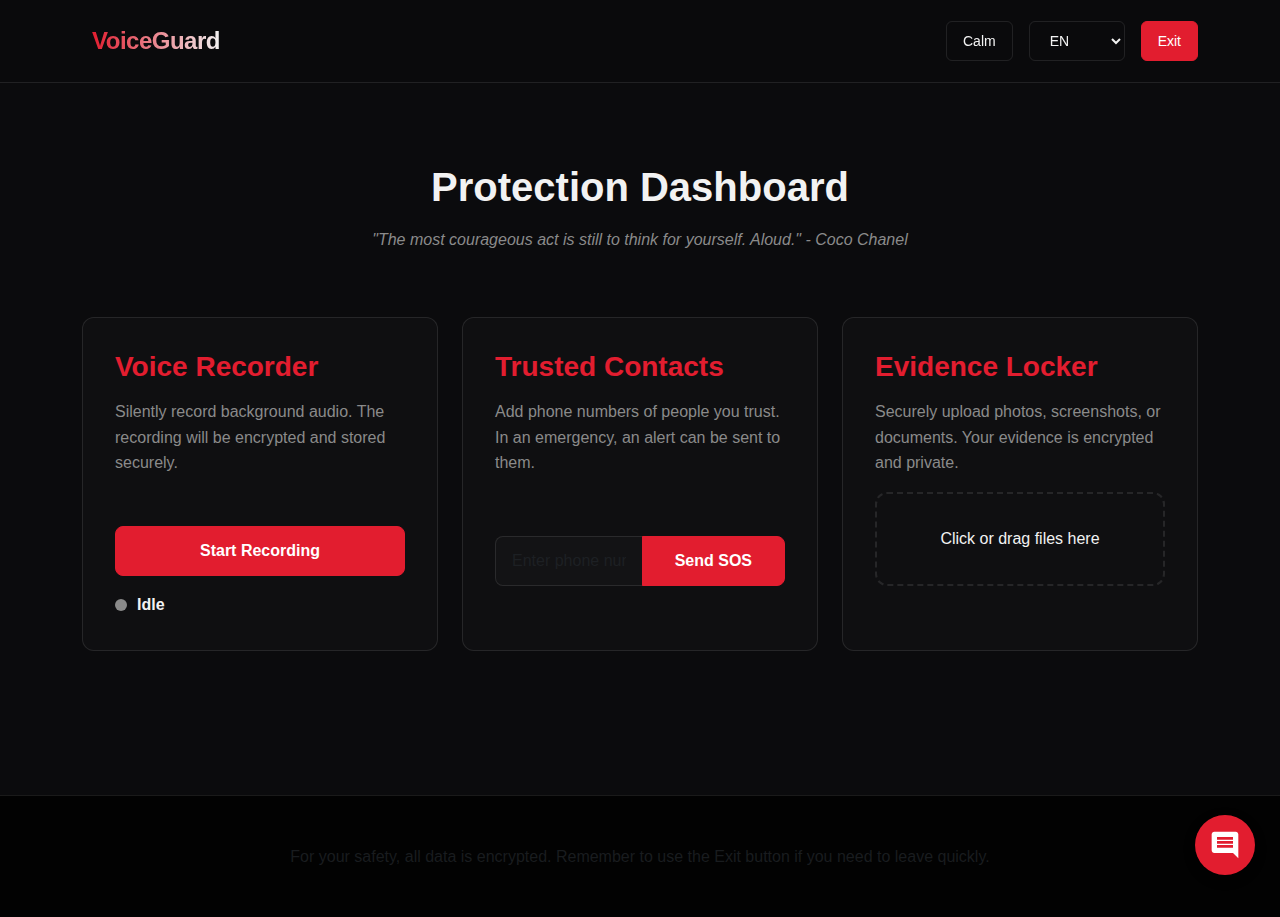
<file: templates/demo.html>
<!DOCTYPE html>
<html lang="en">
<head>
    <meta charset="UTF-8" />
    <meta name="viewport" content="width=device-width, initial-scale=1.0" />
    <title>VoiceGuard - Live Protection Dashboard</title>
    <meta name="description" content="VoiceGuard's live dashboard for managing safety features like voice recording, trusted contacts, and evidence uploading." />
    <!-- Bootstrap CSS -->
    <link href="https://cdn.jsdelivr.net/npm/bootstrap@5.3.0/dist/css/bootstrap.min.css" rel="stylesheet" />
    <!-- Embedded CSS -->
    <style>
        /* CSS Variables */
        :root {
            --bg: #0b0b0d;
            --fg: #f2f2f2;
            --accent: #e21d2f;
            --muted: #8a8a8a;
            --border: rgba(242, 242, 242, 0.1);
            --card-bg: rgba(255, 255, 255, 0.02);
            --shadow: 0 4px 20px rgba(226, 29, 47, 0.3);
            --transition: all 0.3s cubic-bezier(0.4, 0, 0.2, 1);
        }

        /* Calm Mode Variables */
        [data-mode="calm"] {
            --bg: #101217;
            --fg: #eef2f7;
            --accent: #7c3aed;
            --muted: #9aa5b1;
            --border: rgba(238, 242, 247, 0.1);
            --card-bg: rgba(255, 255, 255, 0.03);
            --shadow: 0 4px 20px rgba(124, 58, 237, 0.2);
        }

        /* Base Styles */
        body {
            background-color: var(--bg);
            color: var(--fg);
            font-family: -apple-system, BlinkMacSystemFont, 'Segoe UI', Roboto, sans-serif;
            line-height: 1.6;
            margin: 0;
            transition: var(--transition);
        }

        /* Header */
        header {
            background: rgba(11, 11, 13, 0.95);
            backdrop-filter: blur(10px);
            border-bottom: 1px solid var(--border);
            z-index: 1000;
        }

        [data-mode="calm"] header {
            background: rgba(16, 18, 23, 0.95);
        }

        .navbar {
            padding: 1rem 0;
        }

        .logo-svg {
            height: 40px;
            width: 200px;
        }

        .logo-text {
            font-size: 24px;
            font-weight: bold;
            letter-spacing: -0.5px;
        }

        .nav-btn, .nav-select {
            background: transparent;
            border: 1px solid var(--border);
            color: var(--fg);
            padding: 8px 16px;
            border-radius: 6px;
            cursor: pointer;
            transition: var(--transition);
            font-size: 14px;
        }

        .nav-btn:hover, .nav-select:hover {
            background: var(--accent);
            color: white;
            border-color: var(--accent);
        }
        
        .nav-select option {
            background: var(--bg);
            color: var(--fg);
        }

        .exit-btn {
            background: var(--accent) !important;
            color: white !important;
            border-color: var(--accent) !important;
        }

        /* Main Content */
        main {
            padding: 80px 0;
        }

        .section-title {
            font-size: 2.5rem;
            font-weight: 800;
            text-align: center;
            margin-bottom: 1rem;
        }

        .empowering-quote {
            text-align: center;
            color: var(--muted);
            font-style: italic;
            margin-bottom: 4rem;
            max-width: 600px;
            margin-left: auto;
            margin-right: auto;
        }

        .feature-card {
            background: var(--card-bg);
            border: 1px solid var(--border);
            border-radius: 12px;
            padding: 2rem;
            transition: var(--transition);
            height: 100%;
            display: flex;
            flex-direction: column;
        }

        .feature-card:hover {
            transform: translateY(-5px);
            border-color: var(--accent);
            box-shadow: var(--shadow);
        }

        .feature-card h3 {
            font-weight: 700;
            margin-bottom: 1rem;
            color: var(--accent);
        }

        .feature-card p {
            color: var(--muted);
            flex-grow: 1;
        }

        /* Voice Recorder */
        .recorder-status {
            display: flex;
            align-items: center;
            gap: 10px;
            margin-top: 1rem;
            font-weight: bold;
        }

        .status-dot {
            width: 12px;
            height: 12px;
            border-radius: 50%;
            background-color: var(--muted);
            transition: var(--transition);
        }

        .status-dot.recording {
            background-color: var(--accent);
            animation: pulse 1.5s infinite;
        }

        @keyframes pulse {
            0% { box-shadow: 0 0 0 0 rgba(226, 29, 47, 0.7); }
            70% { box-shadow: 0 0 0 10px rgba(226, 29, 47, 0); }
            100% { box-shadow: 0 0 0 0 rgba(226, 29, 47, 0); }
        }

        [data-mode="calm"] .status-dot.recording {
            animation-name: pulse-calm;
        }

        @keyframes pulse-calm {
            0% { box-shadow: 0 0 0 0 rgba(124, 58, 237, 0.7); }
            70% { box-shadow: 0 0 0 10px rgba(124, 58, 237, 0); }
            100% { box-shadow: 0 0 0 0 rgba(124, 58, 237, 0); }
        }

        /* Trusted Contacts */
        .contact-list {
            list-style: none;
            padding: 0;
            margin-top: 1rem;
        }

        .contact-item {
            background: rgba(0,0,0,0.2);
            padding: 0.5rem 1rem;
            border-radius: 6px;
            margin-bottom: 0.5rem;
            display: flex;
            justify-content: space-between;
            align-items: center;
        }

        .remove-contact-btn {
            background: none;
            border: none;
            color: var(--muted);
            cursor: pointer;
        }
        .remove-contact-btn:hover {
            color: var(--accent);
        }

        /* Evidence Locker */
        .upload-area {
            border: 2px dashed var(--border);
            border-radius: 12px;
            padding: 2rem;
            text-align: center;
            cursor: pointer;
            transition: var(--transition);
        }
        .upload-area:hover {
            border-color: var(--accent);
            background-color: rgba(255,255,255,0.05);
        }
        .file-list {
            list-style: none;
            padding: 0;
            margin-top: 1rem;
            text-align: left;
        }
        .file-item {
            background: rgba(0,0,0,0.2);
            padding: 0.5rem 1rem;
            border-radius: 6px;
            margin-bottom: 0.5rem;
            display: flex;
            justify-content: space-between;
            align-items: center;
            font-size: 0.9rem;
        }
        .remove-file-btn {
            background: none;
            border: none;
            color: var(--muted);
            cursor: pointer;
        }
        .remove-file-btn:hover {
            color: var(--accent);
        }

        /* General Form & Button Styles */
        .form-control {
            background: rgba(255, 255, 255, 0.02);
            border: 1px solid var(--border);
            color: var(--fg);
            padding: 0.75rem 1rem;
            border-radius: 8px;
            transition: var(--transition);
        }

        .form-control:focus {
            background: rgba(255, 255, 255, 0.05);
            border-color: var(--accent);
            box-shadow: 0 0 0 0.2rem rgba(226, 29, 47, 0.25);
            color: var(--fg);
        }

        .btn-primary {
            background: var(--accent);
            border-color: var(--accent);
            color: white;
            font-weight: 600;
            padding: 0.75rem 2rem;
            border-radius: 8px;
            transition: var(--transition);
        }

        .btn-primary:hover {
            filter: brightness(1.2);
            transform: translateY(-2px);
        }

        /* Footer */
        .site-footer {
            background: rgba(0, 0, 0, 0.8);
            border-top: 1px solid var(--border);
            padding: 3rem 0 2rem;
            margin-top: 4rem;
        }

        /* Chatbot Styles */
        .chatbot {
            position: fixed;
            bottom: 25px;
            right: 25px;
            z-index: 1050;
        }

        .chatbot-icon {
            width: 60px;
            height: 60px;
            background-color: var(--accent);
            border-radius: 50%;
            display: flex;
            justify-content: center;
            align-items: center;
            cursor: pointer;
            box-shadow: 0 4px 12px rgba(0, 0, 0, 0.3);
            transition: transform 0.2s ease-in-out;
        }

        .chatbot-icon:hover {
            transform: scale(1.1);
        }

        .chatbot-icon svg {
            width: 32px;
            height: 32px;
        }

        .chatbot-window {
            position: absolute;
            bottom: 80px;
            right: 0;
            width: 350px;
            max-width: 90vw;
            background-color: var(--bg);
            border: 1px solid var(--border);
            border-radius: 12px;
            box-shadow: 0 8px 24px rgba(0, 0, 0, 0.4);
            display: flex;
            flex-direction: column;
            overflow: hidden;
            opacity: 0;
            transform: translateY(20px);
            visibility: hidden;
            transition: opacity 0.3s ease, transform 0.3s ease, visibility 0.3s;
        }

        .chatbot-window.open {
            opacity: 1;
            transform: translateY(0);
            visibility: visible;
        }

        .chatbot-header {
            background-color: var(--accent);
            color: white;
            padding: 1rem;
            display: flex;
            justify-content: space-between;
            align-items: center;
        }

        .chatbot-title {
            font-weight: bold;
        }

        .chatbot-close {
            background: none;
            border: none;
            color: white;
            font-size: 1.5rem;
            line-height: 1;
            cursor: pointer;
            opacity: 0.8;
            padding: 0;
        }

        .chatbot-close:hover {
            opacity: 1;
        }

        .chatbot-body {
            padding: 1rem;
            height: 300px;
            overflow-y: auto;
            display: flex;
            flex-direction: column;
        }

        .chatbot-message {
            padding: 0.5rem 1rem;
            border-radius: 18px;
            margin-bottom: 0.5rem;
            max-width: 80%;
            line-height: 1.4;
            font-size: 0.9rem;
        }

        .chatbot-message.bot {
            background-color: rgba(255, 255, 255, 0.05);
            border-bottom-left-radius: 4px;
            align-self: flex-start;
        }

        .chatbot-footer {
            display: flex;
            padding: 0.5rem;
            border-top: 1px solid var(--border);
            background-color: rgba(0,0,0,0.2);
        }

        #chatbot-input {
            flex-grow: 1;
            border: none;
            background: transparent;
            color: var(--fg);
            padding: 0.5rem;
        }

        #chatbot-input:focus {
            outline: none;
        }

        #chatbot-send {
            background: var(--accent);
            border: none;
            color: white;
            padding: 0.5rem 1rem;
            border-radius: 6px;
            cursor: pointer;
            display: flex;
            align-items: center;
            justify-content: center;
        }

        #chatbot-send:hover {
            filter: brightness(1.2);
        }

        /* Simple toast notification for feedback */
        .toast-notification {
            position: fixed;
            bottom: 20px;
            left: 50%;
            transform: translateX(-50%);
            background-color: var(--accent);
            color: white;
            padding: 10px 20px;
            border-radius: 8px;
            z-index: 2000;
            opacity: 0;
            transition: opacity 0.3s ease;
            visibility: hidden;
            pointer-events: none;
        }
        .toast-notification.show {
            opacity: 1;
            visibility: visible;
        }
    </style>
</head>
<body>
    <!-- Header -->
    <header class="sticky-top">
        <nav class="navbar navbar-expand-lg" role="navigation">
            <div class="container">
                <!-- Logo -->
                <a class="navbar-brand" href="/" aria-label="VoiceGuard Home">
                    <svg class="logo-svg" viewBox="0 0 200 40" aria-hidden="true">
                        <defs>
                            <linearGradient id="logoGrad" x1="0%" y1="0%" x2="100%" y2="0%">
                                <stop offset="0%" style="stop-color:var(--accent);stop-opacity:1" />
                                <stop offset="100%" style="stop-color:var(--fg);stop-opacity:1" />
                            </linearGradient>
                        </defs>
                        <text x="10" y="28" class="logo-text" fill="url(#logoGrad)">VoiceGuard</text>
                    </svg>
                </a>

                <!-- Controls -->
                <div class="navbar-nav ms-auto d-flex flex-row gap-3">
                    <button id="mode-toggle" class="nav-btn" aria-label="Toggle between Impact and Calm mode">
                        <span id="mode-text">Calm</span>
                    </button>
                    <select id="language-select" class="nav-select" aria-label="Select language">
                        <option value="en">EN</option>
                        <option value="hi">हिं</option>
                        <option value="bn">বাংলা</option>
                        <option value="ta">தமிழ்</option>
                        <option value="te">తెలుగు</option>
                        <option value="mr">मराठी</option>
                    </select>
                    <button id="header-exit" class="nav-btn exit-btn" aria-label="Quick Exit" data-i18n="exit_button">Exit</button>
                </div>
            </div>
        </nav>
    </header>

    <main id="main-content">
        <div class="container">
            <h1 class="section-title" data-i18n="page_title">Protection Dashboard</h1>
            <p class="empowering-quote" data-i18n="page_quote">"The most courageous act is still to think for yourself. Aloud." - Coco Chanel</p>

            <div class="row g-4">
                <!-- Voice Recorder -->
                <div class="col-lg-4 col-md-6">
                    <div class="feature-card">
                        <h3 data-i18n="recorder_title">Voice Recorder</h3>
                        <p data-i18n="recorder_desc">Silently record background audio. The recording will be encrypted and stored securely.</p>
                        <button id="record-btn" class="btn btn-primary w-100" data-i18n="recorder_start">Start Recording</button>
                        <div class="recorder-status">
                            <div id="status-dot" class="status-dot"></div>
                            <span id="status-text" data-i18n="recorder_idle">Idle</span>
                        </div>
                    </div>
                </div>

                <!-- Trusted Contacts -->
                <div class="col-lg-4 col-md-6">
                    <div class="feature-card">
                        <h3 data-i18n="contacts_title">Trusted Contacts</h3>
                        <p data-i18n="contacts_desc">Add phone numbers of people you trust. In an emergency, an alert can be sent to them.</p>
                        <div class="input-group">
                            <input type="tel" id="contact-input" class="form-control" placeholder="Enter phone number" data-i18n-placeholder="contacts_placeholder">
                            <button id="add-contact-btn" class="btn btn-primary" data-i18n="contacts_add">Send SOS</button>
                        </div>
                        <ul id="contact-list" class="contact-list"></ul>
                    </div>
                </div>

                <!-- Evidence Locker -->
                <div class="col-lg-4 col-md-12">
                    <div class="feature-card">
                        <h3 data-i18n="evidence_title">Evidence Locker</h3>
                        <p data-i18n="evidence_desc">Securely upload photos, screenshots, or documents. Your evidence is encrypted and private.</p>
                        <div id="upload-area" class="upload-area">
                            <span data-i18n="evidence_upload_prompt">Click or drag files here</span>
                        </div>
                        <input type="file" id="file-input" multiple hidden>
                        <ul id="file-list" class="file-list"></ul>
                    </div>
                </div>
            </div>
        </div>
    </main>

    <footer class="site-footer">
        <div class="container text-center">
            <p class="text-muted" data-i18n="footer_disclaimer">For your safety, all data is encrypted. Remember to use the Exit button if you need to leave quickly.</p>
        </div>
    </footer>

    <!-- Asha Chatbot -->
    <div id="asha-chatbot" class="chatbot">
        <div class="chatbot-window" id="chatbot-window">
            <div class="chatbot-header">
                <span class="chatbot-title" data-i18n="chatbot_title">Asha</span>
                <button class="chatbot-close" id="chatbot-close" aria-label="Close chat">&times;</button>
            </div>
            <div class="chatbot-body" id="chatbot-body">
                <div class="chatbot-message bot" data-i18n="chatbot_greeting">Hello! I'm Asha, your support assistant. How can I help you today?</div>
            </div>
            <div class="chatbot-footer">
                <input type="text" id="chatbot-input" data-i18n-placeholder="chatbot_placeholder" placeholder="Type a message...">
                <button id="chatbot-send" aria-label="Send message">
                    <svg fill="white" xmlns="http://www.w3.org/2000/svg" width="16" height="16" viewBox="0 0 16 16">
                        <path d="M15.854.146a.5.5 0 0 1 .11.54l-5.819 14.547a.75.75 0 0 1-1.329.124l-3.178-4.995L.643 7.184a.75.75 0 0 1 .124-1.33L15.314.037a.5.5 0 0 1 .54.11ZM6.636 10.07l2.761 4.338L14.13 2.576 6.636 10.07Zm6.787-8.201L1.591 6.602l4.339 2.76 7.494-7.493Z"/>
                    </svg>
                </button>
            </div>
        </div>
        <div class="chatbot-icon" id="chatbot-icon" role="button" aria-label="Open support chat">
            <svg xmlns="http://www.w3.org/2000/svg" viewBox="0 0 24 24" fill="white">
                <path d="M21.99 4c0-1.1-.89-2-1.99-2H4c-1.1 0-2 .9-2 2v12c0 1.1.9 2 2 2h14l4 4-.01-18zM18 14H6v-2h12v2zm0-3H6V9h12v2zm0-3H6V6h12v2z"/>
            </svg>
        </div>
    </div>
    
    <!-- Toast Notification -->
    <div id="toast-notification" class="toast-notification"></div>


    <!-- Bootstrap JS -->
    <script src="https://cdn.jsdelivr.net/npm/bootstrap@5.3.0/dist/js/bootstrap.bundle.min.js"></script>
    <!-- Embedded JavaScript -->
    <script>
        // --- !! CRITICAL SAFETY FEATURE !! ---
        window.addEventListener('pageshow', function(event) {
            if (event.persisted) {
                document.body.innerHTML = '';
                window.location.replace('https://weather.com');
            }
        });

        class VoiceGuardDemoApp {
            constructor() {
                this.currentMode = localStorage.getItem('voiceguard-mode') || 'impact';
                this.currentLang = localStorage.getItem('voiceguard-lang') || 'en';
                this.isRecording = false;
                this.trustedContacts = []; // This will now just be for display
                this.uploadedFiles = [];

                this.initializeApp();
                this.setupEventListeners();
            }

            // --- I18N (Internationalization) ---
            i18n = {
                en: {
                    exit_button: "Exit",
                    page_title: "Protection Dashboard",
                    page_quote: "\"The most courageous act is still to think for yourself. Aloud.\" - Coco Chanel",
                    recorder_title: "Voice Recorder",
                    recorder_desc: "Silently record background audio. The recording will be encrypted and stored securely.",
                    recorder_start: "Start Recording",
                    recorder_stop: "Stop Recording",
                    recorder_idle: "Idle",
                    recorder_recording: "Recording...",
                    contacts_title: "Trusted Contacts",
                    contacts_desc: "Add phone numbers of people you trust. In an emergency, an alert can be sent to them.",
                    contacts_placeholder: "Enter phone number",
                    contacts_add: "Send SOS",
                    evidence_title: "Evidence Locker",
                    evidence_desc: "Securely upload photos, screenshots, or documents. Your evidence is encrypted and private.",
                    evidence_upload_prompt: "Click or drag files here",
                    footer_disclaimer: "For your safety, all data is encrypted. Remember to use the Exit button if you need to leave quickly.",
                    chatbot_title: "Asha",
                    chatbot_greeting: "Hello! I'm Asha, your support assistant. How can I help you today?",
                    chatbot_placeholder: "Type a message..."
                },
                hi: {
                    exit_button: "बाहर निकलें",
                    page_title: "सुरक्षा डैशबोर्ड",
                    page_quote: "\"सबसे साहसी कार्य अभी भी अपने लिए सोचना है। ज़ोर से।\" - कोको शनैल",
                    recorder_title: "वॉयस रिकॉर्डर",
                    recorder_desc: "चुपचाप पृष्ठभूमि ऑडियो रिकॉर्ड करें। रिकॉर्डिंग एन्क्रिप्ट की जाएगी और सुरक्षित रूप से संग्रहीत की जाएगी।",
                    recorder_start: "रिकॉर्डिंग शुरू करें",
                    recorder_stop: "रिकॉर्डिंग बंद करें",
                    recorder_idle: "निष्क्रिय",
                    recorder_recording: "रिकॉर्डिंग हो रही है...",
                    contacts_title: "विश्वसनीय संपर्क",
                    contacts_desc: "जिन लोगों पर आप भरोसा करते हैं उनके फ़ोन नंबर जोड़ें। आपात स्थिति में, उन्हें एक अलर्ट भेजा जा सकता है।",
                    contacts_placeholder: "फ़ोन नंबर दर्ज करें",
                    contacts_add: "SOS भेजें",
                    evidence_title: "सबूत लॉकर",
                    evidence_desc: "फ़ोटो, स्क्रीनशॉट या दस्तावेज़ सुरक्षित रूप से अपलोड करें। आपके सबूत एन्क्रिप्टेड और निजी हैं।",
                    evidence_upload_prompt: "फ़ाइलों को यहां क्लिक करें या खींचें",
                    footer_disclaimer: "आपकी सुरक्षा के लिए, सभी डेटा एन्क्रिप्ट किया गया है। यदि आपको जल्दी से बाहर निकलने की आवश्यकता है तो बाहर निकलें बटन का उपयोग करना याद रखें।",
                    chatbot_title: "आशा",
                    chatbot_greeting: "नमस्ते! मैं आशा हूँ, आपकी सहायक। मैं आज आपकी कैसे मदद कर सकती हूँ?",
                    chatbot_placeholder: "संदेश लिखें..."
                },
                // ... other languages ...
            };

            // --- INITIALIZATION ---
            initializeApp() {
                document.documentElement.setAttribute('data-mode', this.currentMode);
                this.updateModeToggle();
                this.updateLanguage();
                this.renderContacts();
            }

            // --- EVENT LISTENERS ---
            setupEventListeners() {
                document.getElementById('mode-toggle').addEventListener('click', () => this.toggleMode());
                document.getElementById('language-select').addEventListener('change', (e) => this.setLanguage(e.target.value));
                document.getElementById('header-exit').addEventListener('click', () => this.quickExit());
                document.addEventListener('keydown', (e) => { if (e.key === 'Escape') this.quickExit(); });

                document.getElementById('record-btn').addEventListener('click', () => this.toggleRecording());
                document.getElementById('add-contact-btn').addEventListener('click', () => this.sendSOS());
                document.getElementById('contact-input').addEventListener('keypress', (e) => { if (e.key === 'Enter') this.sendSOS(); });
                
                const uploadArea = document.getElementById('upload-area');
                const fileInput = document.getElementById('file-input');
                uploadArea.addEventListener('click', () => fileInput.click());
                ['dragenter', 'dragover', 'dragleave', 'drop'].forEach(eventName => {
                    uploadArea.addEventListener(eventName, e => {
                        e.preventDefault();
                        e.stopPropagation();
                    }, false);
                });
                uploadArea.addEventListener('dragenter', () => uploadArea.style.borderColor = 'var(--accent)');
                uploadArea.addEventListener('dragleave', () => uploadArea.style.borderColor = 'var(--border)');
                uploadArea.addEventListener('drop', (e) => {
                    uploadArea.style.borderColor = 'var(--border)';
                    this.handleFiles(e.dataTransfer.files);
                });
                fileInput.addEventListener('change', (e) => this.handleFiles(e.target.files));

                const chatbotIcon = document.getElementById('chatbot-icon');
                const chatbotWindow = document.getElementById('chatbot-window');
                const chatbotClose = document.getElementById('chatbot-close');
                if (chatbotIcon && chatbotWindow && chatbotClose) {
                    chatbotIcon.addEventListener('click', () => chatbotWindow.classList.toggle('open'));
                    chatbotClose.addEventListener('click', () => chatbotWindow.classList.remove('open'));
                }
            }
            
            // --- UI Feedback ---
            showToast(message, isError = false) {
                const toast = document.getElementById('toast-notification');
                toast.textContent = message;
                toast.style.backgroundColor = isError ? '#e21d2f' : '#4CAF50'; // Red for error, Green for success
                 if(this.currentMode === 'calm') {
                    toast.style.backgroundColor = isError ? '#e21d2f' : '#7c3aed';
                }
                toast.classList.add('show');
                setTimeout(() => {
                    toast.classList.remove('show');
                }, 3000);
            }

            // --- CORE LOGIC ---
            toggleMode() {
                this.currentMode = this.currentMode === 'impact' ? 'calm' : 'impact';
                localStorage.setItem('voiceguard-mode', this.currentMode);
                document.documentElement.setAttribute('data-mode', this.currentMode);
                this.updateModeToggle();
            }

            updateModeToggle() {
                document.getElementById('mode-text').textContent = this.currentMode === 'impact' ? 'Calm' : 'Impact';
            }

            setLanguage(lang) {
                this.currentLang = lang;
                localStorage.setItem('voiceguard-lang', lang);
                this.updateLanguage();
            }

            updateLanguage() {
                document.querySelectorAll('[data-i18n]').forEach(el => {
                    const key = el.getAttribute('data-i18n');
                    const translation = this.i18n[this.currentLang]?.[key] || this.i18n.en[key];
                    el.textContent = translation;
                });
                
                document.querySelectorAll('[data-i18n-placeholder]').forEach(el => {
                    const key = el.getAttribute('data-i18n-placeholder');
                    const translation = this.i18n[this.currentLang]?.[key] || this.i18n.en[key];
                    el.setAttribute('placeholder', translation);
                });

                document.getElementById('language-select').value = this.currentLang;
            }

            quickExit() {
                document.body.innerHTML = '';
                window.location.replace('https://weather.com');
            }

            // --- FEATURE-SPECIFIC LOGIC ---

            async toggleRecording() {
                this.isRecording = !this.isRecording;
                const recordBtn = document.getElementById('record-btn');
                const statusDot = document.getElementById('status-dot');
                const statusText = document.getElementById('status-text');
                
                const endpoint = this.isRecording ? '/start_monitoring' : '/stop_monitoring';
                
                try {
                    const response = await fetch(endpoint, { method: 'POST' });
                    const data = await response.json();

                    if (response.ok) {
                        this.showToast(data.message);
                        if (this.isRecording) {
                            recordBtn.setAttribute('data-i18n', 'recorder_stop');
                            recordBtn.classList.add('btn-danger');
                            statusDot.classList.add('recording');
                            statusText.setAttribute('data-i18n', 'recorder_recording');
                        } else {
                            recordBtn.setAttribute('data-i18n', 'recorder_start');
                            recordBtn.classList.remove('btn-danger');
                            statusDot.classList.remove('recording');
                            statusText.setAttribute('data-i18n', 'recorder_idle');
                        }
                    } else {
                        this.showToast(data.message, true);
                        this.isRecording = !this.isRecording; // Revert state on failure
                    }
                } catch (error) {
                    this.showToast('Network error. Could not connect to the server.', true);
                    this.isRecording = !this.isRecording; // Revert state on failure
                }
                this.updateLanguage();
            }

            async sendSOS() {
                const contactInput = document.getElementById('contact-input');
                const newContact = contactInput.value.trim();
                
                if (!newContact || !/^\+?\d{10,15}$/.test(newContact)) {
                    this.showToast('Please enter a valid phone number, including country code.', true);
                    return;
                }

                try {
                    const response = await fetch('/send_sms', {
                        method: 'POST',
                        headers: { 'Content-Type': 'application/json' },
                        body: JSON.stringify({ phone: newContact })
                    });
                    const data = await response.json();

                    if (response.ok) {
                        this.showToast(data.message);
                        this.trustedContacts.push(newContact);
                        this.renderContacts();
                        contactInput.value = '';
                    } else {
                        this.showToast(data.message, true);
                    }
                } catch (error) {
                    this.showToast('Network error. Could not send SOS.', true);
                }
            }
            
            renderContacts() {
                const contactList = document.getElementById('contact-list');
                contactList.innerHTML = '';
                this.trustedContacts.forEach((contact, index) => {
                    const li = document.createElement('li');
                    li.className = 'contact-item';
                    li.innerHTML = `<span>${contact} (Alerted)</span>`;
                    contactList.appendChild(li);
                });
            }

            async handleFiles(files) {
                if (files.length === 0) return;

                const formData = new FormData();
                for (const file of files) {
                    this.uploadedFiles.push(file); // Add to local list for display
                    formData.append('files[]', file);
                }
                this.renderFiles(); // Update UI immediately

                try {
                    const response = await fetch('/upload_evidence', {
                        method: 'POST',
                        body: formData
                    });
                    const data = await response.json();
                    
                    if (response.ok) {
                        this.showToast(data.message);
                    } else {
                        this.showToast(data.message, true);
                    }
                } catch (error) {
                    this.showToast('Network error. Could not upload files.', true);
                }
            }

            renderFiles() {
                const fileList = document.getElementById('file-list');
                fileList.innerHTML = '';
                this.uploadedFiles.forEach((file, index) => {
                    const li = document.createElement('li');
                    li.className = 'file-item';
                    li.innerHTML = `<span>${file.name} (${(file.size / 1024).toFixed(1)} KB)</span>`;
                    fileList.appendChild(li);
                });
            }
        }

        document.addEventListener('DOMContentLoaded', () => {
            window.voiceGuardDemo = new VoiceGuardDemoApp();
        });
    </script>
</body>
</html>
</file>
<file: frontend/styles.css>
/* CSS Variables */
:root {
    --bg: #0b0b0d;
    --fg: #f2f2f2;
    --accent: #e21d2f;
    --muted: #8a8a8a;
    --border: rgba(242, 242, 242, 0.1);
    --shadow: 0 4px 20px rgba(226, 29, 47, 0.3);
    --transition: all 0.3s cubic-bezier(0.4, 0, 0.2, 1);
}

/* Calm Mode Variables */
[data-mode="calm"] {
    --bg: #101217;
    --fg: #eef2f7;
    --accent: #7c3aed;
    --muted: #9aa5b1;
    --border: rgba(238, 242, 247, 0.1);
    --shadow: 0 4px 20px rgba(124, 58, 237, 0.2);
}

/* Accessibility */
@media (prefers-reduced-motion: reduce) {
    *, *::before, *::after {
        animation-duration: 0.01ms !important;
        animation-iteration-count: 1 !important;
        transition-duration: 0.01ms !important;
    }
}

.reduced-motion *, .reduced-motion *::before, .reduced-motion *::after {
    animation: none !important;
    transition: none !important;
}

.high-contrast {
    filter: contrast(1.5);
}

/* Base Styles */
* {
    box-sizing: border-box;
}

body {
    background-color: var(--bg);
    color: var(--fg);
    font-family: -apple-system, BlinkMacSystemFont, 'Segoe UI', Roboto, sans-serif;
    line-height: 1.6;
    margin: 0;
    transition: var(--transition);
}

/* Skip Link */
.skip-link {
    position: absolute;
    top: -40px;
    left: 6px;
    background: var(--accent);
    color: white;
    padding: 8px;
    text-decoration: none;
    z-index: 1000;
    border-radius: 4px;
}

.skip-link:focus {
    top: 6px;
}

/* Header */
header {
    background: rgba(11, 11, 13, 0.95);
    backdrop-filter: blur(10px);
    border-bottom: 1px solid var(--border);
    z-index: 1000;
}

[data-mode="calm"] header {
    background: rgba(16, 18, 23, 0.95);
}

.navbar {
    padding: 1rem 0;
}

.logo-svg {
    height: 40px;
    width: 200px;
}

.logo-text {
    font-size: 24px;
    font-weight: bold;
    letter-spacing: -0.5px;
}

.nav-btn, .nav-select {
    background: transparent;
    border: 1px solid var(--border);
    color: var(--fg);
    padding: 8px 16px;
    border-radius: 6px;
    cursor: pointer;
    transition: var(--transition);
    font-size: 14px;
}

.nav-btn:hover, .nav-select:hover {
    background: var(--accent);
    color: white;
    border-color: var(--accent);
}

.nav-select option {
    background: var(--bg);
    color: var(--fg);
}

.exit-btn {
    background: var(--accent) !important;
    color: white !important;
    border-color: var(--accent) !important;
}

/* Content Warning Modal */
.warning-modal {
    background: var(--bg);
    border: 2px solid var(--accent);
    color: var(--fg);
}

.warning-icon {
    width: 60px;
    height: 60px;
    background: var(--accent);
    margin: 0 auto 20px;
    border-radius: 50%;
    position: relative;
}

.warning-icon::before {
    content: '!';
    position: absolute;
    top: 50%;
    left: 50%;
    transform: translate(-50%, -50%);
    color: white;
    font-size: 30px;
    font-weight: bold;
}

/* Hero Section */
.hero-section {
    min-height: 100vh;
    display: flex;
    align-items: center;
    position: relative;
    overflow: hidden;
    padding: 100px 0;
}

.hero-title {
    font-size: clamp(3rem, 8vw, 6rem);
    font-weight: 900;
    margin-bottom: 2rem;
    line-height: 1.1;
    text-shadow: 2px 2px 4px rgba(0,0,0,0.7);
    position: relative;
}

.hero-subtitle {
    font-size: 1.25rem;
    color: var(--muted);
    margin-bottom: 3rem;
    max-width: 600px;
    margin-left: auto;
    margin-right: auto;
}

.hero-cta {
    display: flex;
    gap: 1rem;
    justify-content: center;
    flex-wrap: wrap;
}

/* Fracture Overlay */
.fracture-overlay {
    position: absolute;
    top: 0;
    left: 0;
    width: 100%;
    height: 100%;
    opacity: 0.1;
    pointer-events: none;
}

.fracture-overlay::before {
    content: '';
    position: absolute;
    top: 20%;
    left: 10%;
    width: 2px;
    height: 60%;
    background: linear-gradient(45deg, var(--accent), transparent);
    transform: rotate(15deg);
    animation: fracture 4s ease-in-out infinite;
}

.fracture-overlay::after {
    content: '';
    position: absolute;
    top: 30%;
    right: 15%;
    width: 1px;
    height: 40%;
    background: linear-gradient(-45deg, var(--accent), transparent);
    transform: rotate(-20deg);
    animation: fracture 4s ease-in-out infinite 0.5s;
}

@keyframes fracture {
    0%, 100% { opacity: 0.1; }
    50% { opacity: 0.3; }
}

/* Heartbeat Glow */
.heartbeat-glow {
    position: absolute;
    bottom: 20%;
    left: 50%;
    width: 4px;
    height: 4px;
    background: var(--accent);
    border-radius: 50%;
    transform: translateX(-50%);
    animation: heartbeat 2s ease-in-out infinite;
}

@keyframes heartbeat {
    0%, 100% { 
        box-shadow: 0 0 0 0 rgba(226, 29, 47, 0.7);
        transform: translateX(-50%) scale(1);
    }
    70% { 
        box-shadow: 0 0 0 20px rgba(226, 29, 47, 0);
        transform: translateX(-50%) scale(1.3);
    }
}

/* Section Styling */
section {
    padding: 80px 0;
}

.section-title {
    font-size: 2.5rem;
    font-weight: 800;
    text-align: center;
    margin-bottom: 4rem;
    position: relative;
}

.section-title::after {
    content: '';
    display: block;
    width: 60px;
    height: 4px;
    background: var(--accent);
    margin: 1rem auto;
}

/* Stats Section */
.stats-section {
    background: rgba(226, 29, 47, 0.05);
    border-top: 1px solid var(--border);
}

.stat-card {
    text-align: center;
    padding: 2rem;
    background: rgba(255, 255, 255, 0.02);
    border: 1px solid var(--border);
    border-radius: 12px;
    transition: var(--transition);
    height: 100%;
}

.stat-card:hover {
    transform: translateY(-5px);
    box-shadow: var(--shadow);
}

.stat-number {
    font-size: 4rem;
    font-weight: 900;
    color: var(--accent);
    display: block;
    margin-bottom: 1rem;
}

.stat-label {
    font-size: 1.1rem;
    font-weight: 600;
    margin-bottom: 0.5rem;
}

.stat-source {
    color: var(--muted);
    font-size: 0.85rem;
}

/* How It Works */
.how-section {
    background: var(--bg);
}

.pipeline-container {
    position: relative;
}

.step-card {
    background: rgba(255, 255, 255, 0.02);
    border: 1px solid var(--border);
    border-radius: 12px;
    padding: 2rem;
    text-align: center;
    height: 100%;
    transition: var(--transition);
    position: relative;
}

.step-card:hover {
    transform: translateY(-10px);
    border-color: var(--accent);
    box-shadow: var(--shadow);
}

.step-icon {
    width: 80px;
    height: 80px;
    margin: 0 auto 1.5rem;
    background: var(--accent);
    border-radius: 50%;
    position: relative;
}

/* Icon Styles */
.mic-icon::before {
    content: '';
    position: absolute;
    top: 50%;
    left: 50%;
    transform: translate(-50%, -50%);
    width: 20px;
    height: 30px;
    border: 3px solid white;
    border-radius: 10px 10px 0 0;
}

.mic-icon::after {
    content: '';
    position: absolute;
    bottom: 15px;
    left: 50%;
    transform: translateX(-50%);
    width: 30px;
    height: 2px;
    background: white;
}

.brain-icon::before {
    content: '';
    position: absolute;
    top: 50%;
    left: 50%;
    transform: translate(-50%, -50%);
    width: 40px;
    height: 30px;
    border: 3px solid white;
    border-radius: 20px 20px 15px 15px;
}

.alert-icon::before {
    content: '⚠';
    position: absolute;
    top: 50%;
    left: 50%;
    transform: translate(-50%, -50%);
    color: white;
    font-size: 30px;
}

.help-icon::before {
    content: '🆘';
    position: absolute;
    top: 50%;
    left: 50%;
    transform: translate(-50%, -50%);
    font-size: 24px;
}

/* Legal Section */
.legal-section {
    background: rgba(255, 255, 255, 0.02);
}

.legal-tabs .nav-tabs {
    border-bottom: 2px solid var(--border);
}

.legal-tabs .nav-link {
    background: transparent;
    border: none;
    color: var(--muted);
    padding: 1rem 1.5rem;
    transition: var(--transition);
}

.legal-tabs .nav-link:hover,
.legal-tabs .nav-link.active {
    background: var(--accent);
    color: white;
}

.legal-content {
    padding: 2rem 0;
}

.complaint-generator {
    background: rgba(0, 0, 0, 0.3);
    padding: 2rem;
    border-radius: 12px;
    margin: 2rem 0;
}

.legal-disclaimer {
    background: rgba(255, 193, 7, 0.1);
    border: 1px solid #ffc107;
    padding: 1rem;
    border-radius: 8px;
    margin-top: 2rem;
}

/* NGO Section */
.ngos-section {
    background: var(--bg);
}

.emergency-numbers {
    margin-bottom: 3rem;
}

.emergency-btn {
    display: block;
    background: var(--accent);
    color: white;
    text-decoration: none;
    padding: 2rem;
    border-radius: 12px;
    text-align: center;
    transition: var(--transition);
    border: 2px solid var(--accent);
}

.emergency-btn:hover {
    background: transparent;
    color: var(--accent);
    transform: translateY(-3px);
}

.emergency-number {
    font-size: 3rem;
    font-weight: 900;
    display: block;
}

.emergency-label {
    font-size: 1.1rem;
    font-weight: 600;
}

.women-helpline {
    background: #7c3aed;
    border-color: #7c3aed;
}

.filters-row .form-select {
    background: rgba(255, 255, 255, 0.02);
    border: 1px solid var(--border);
    color: var(--fg);
}

.ngo-grid {
    display: grid;
    grid-template-columns: repeat(auto-fit, minmax(300px, 1fr));
    gap: 2rem;
}

.ngo-card {
    background: rgba(255, 255, 255, 0.02);
    border: 1px solid var(--border);
    border-radius: 12px;
    padding: 2rem;
    transition: var(--transition);
}

.ngo-card:hover {
    transform: translateY(-5px);
    border-color: var(--accent);
    box-shadow: var(--shadow);
}

/* Stealth Section */
.stealth-section {
    background: rgba(0, 0, 0, 0.5);
}

.stealth-features {
    text-align: center;
}

.feature-list {
    list-style: none;
    padding: 0;
    display: inline-block; /* To center the block */
    text-align: left; /* To keep list items left-aligned */
}

.feature-list li {
    padding: 0.5rem 0;
    padding-left: 1.5rem;
    position: relative;
}

.feature-list li::before {
    content: '✓';
    position: absolute;
    left: 0;
    color: var(--accent);
    font-weight: bold;
}

/* Accessibility Section */
.accessibility-section {
    background: rgba(255, 255, 255, 0.02);
}

.control-group {
    margin-bottom: 1rem;
}

.control-label {
    display: flex;
    align-items: center;
    gap: 0.5rem;
    cursor: pointer;
}

.language-grid {
    display: flex;
    flex-wrap: wrap;
    gap: 0.5rem;
    margin-top: 1rem;
}

.lang-tag {
    background: rgba(255, 255, 255, 0.1);
    border: 1px solid var(--border);
    color: var(--fg);
    padding: 0.25rem 0.75rem;
    border-radius: 16px;
    font-size: 0.9rem;
    cursor: pointer;
    transition: var(--transition);
}

.lang-tag:hover {
    background: var(--accent);
    color: white;
    border-color: var(--accent);
}

/* Ethics Section */
.ethics-section {
    background: var(--bg);
}

.roadmap-chips {
    display: flex;
    flex-wrap: wrap;
    gap: 0.75rem;
    margin-top: 1rem;
}

.roadmap-chip {
    background: rgba(124, 58, 237, 0.2);
    border: 1px solid #7c3aed;
    color: #7c3aed;
    padding: 0.5rem 1rem;
    border-radius: 20px;
    font-size: 0.9rem;
    font-weight: 500;
}

.ethics-list {
    list-style: none;
    padding: 0;
}

.ethics-list li {
    padding: 0.5rem 0;
    padding-left: 1.5rem;
    position: relative;
}

.ethics-list li::before {
    content: '•';
    position: absolute;
    left: 0;
    color: var(--accent);
    font-weight: bold;
    font-size: 1.5rem;
}

/* Footer */
.site-footer {
    background: rgba(0, 0, 0, 0.8);
    border-top: 1px solid var(--border);
    padding: 3rem 0 2rem;
    margin-top: 4rem;
}

.footer-nav {
    display: flex;
    gap: 2rem;
    flex-wrap: wrap;
}

.footer-nav a {
    color: var(--muted);
    text-decoration: none;
    transition: var(--transition);
}

.footer-nav a:hover {
    color: var(--accent);
}

.footer-disclaimer {
    color: var(--muted);
    font-size: 0.9rem;
}

/* Responsive */
@media (max-width: 768px) {
    .hero-cta {
        flex-direction: column;
        align-items: center;
    }
    
    .hero-cta .btn {
        width: 100%;
        max-width: 300px;
    }
    
    .emergency-numbers .row > div {
        margin-bottom: 1rem;
    }
    
    .footer-nav {
        justify-content: center;
        text-align: center;
    }
    
    .roadmap-chips {
        justify-content: center;
    }
    
    .step-card {
        margin-bottom: 2rem;
    }
}

/* Form Styling */
.form-control, .form-select {
    background: rgba(255, 255, 255, 0.02);
    border: 1px solid var(--border);
    color: var(--fg);
    padding: 0.75rem 1rem;
    border-radius: 8px;
    transition: var(--transition);
}

.form-control:focus, .form-select:focus {
    background: rgba(255, 255, 255, 0.05);
    border-color: var(--accent);
    box-shadow: 0 0 0 0.2rem rgba(226, 29, 47, 0.25);
    color: var(--fg);
}

.btn-primary {
    background: var(--accent);
    border-color: var(--accent);
    color: white;
    font-weight: 600;
    padding: 0.75rem 2rem;
    border-radius: 8px;
    transition: var(--transition);
}

.btn-primary:hover {
    background: #c41e2e;
    border-color: #c41e2e;
    transform: translateY(-2px);
}

.btn-outline-light {
    border-color: var(--fg);
    color: var(--fg);
}

.btn-outline-light:hover {
    background: var(--fg);
    color: var(--bg);
}

.btn-secondary {
    background: var(--muted);
    border-color: var(--muted);
    color: white;
}

.btn-outline-primary {
    border-color: var(--accent);
    color: var(--accent);
}

.btn-outline-primary:hover {
    background: var(--accent);
    color: white;
}

/* Modal Overrides */
.modal-content {
    background: var(--bg);
    border: 1px solid var(--border);
}

.modal-header {
    border-bottom: 1px solid var(--border);
}

.modal-footer {
    border-top: 1px solid var(--border);
}

.btn-close {
    filter: invert(1);
}

/* Custom Scrollbar */
::-webkit-scrollbar {
    width: 8px;
}

::-webkit-scrollbar-track {
    background: var(--bg);
}

::-webkit-scrollbar-thumb {
    background: var(--accent);
    border-radius: 4px;
}

::-webkit-scrollbar-thumb:hover {
    background: #c41e2e;
}

/* Focus Styles */
*:focus-visible {
    outline: 2px solid var(--accent);
    outline-offset: 2px;
    box-shadow: 0 0 0 0.2rem rgba(226, 29, 47, 0.25);
}
</file>
